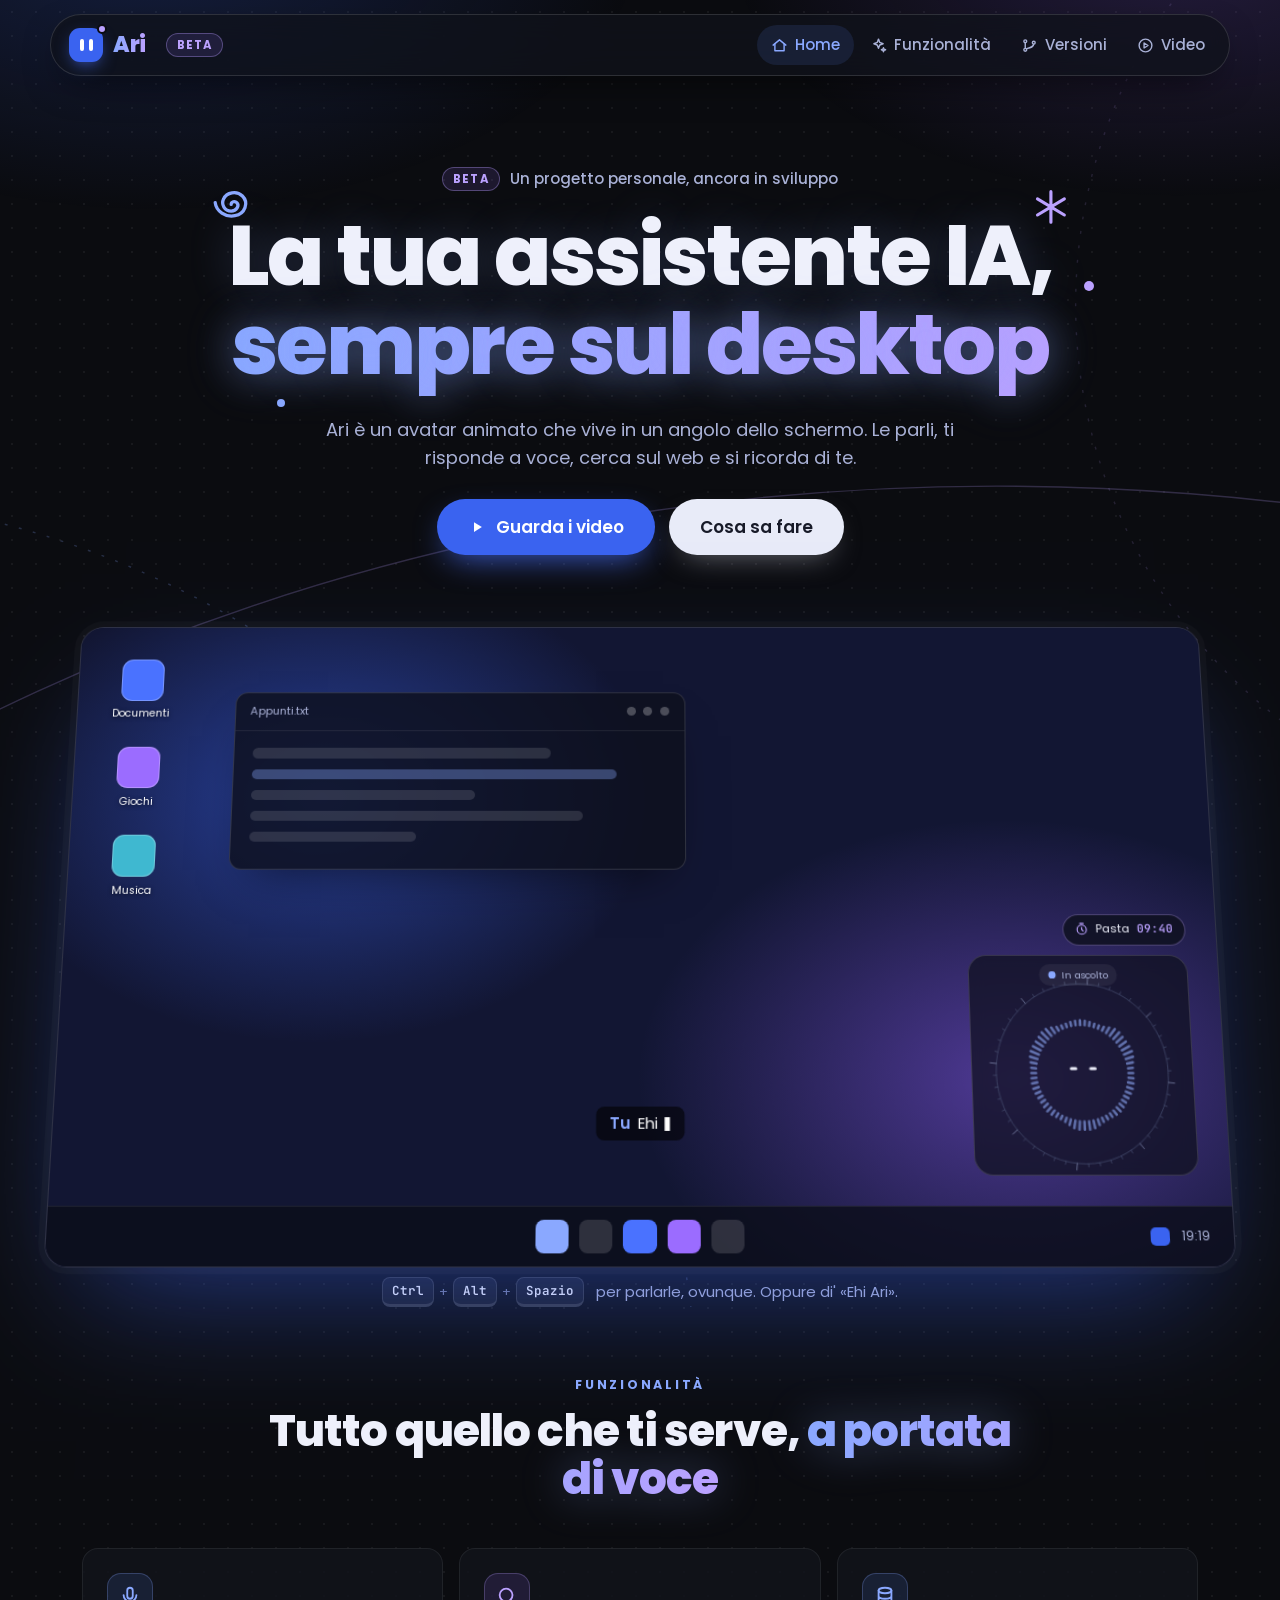
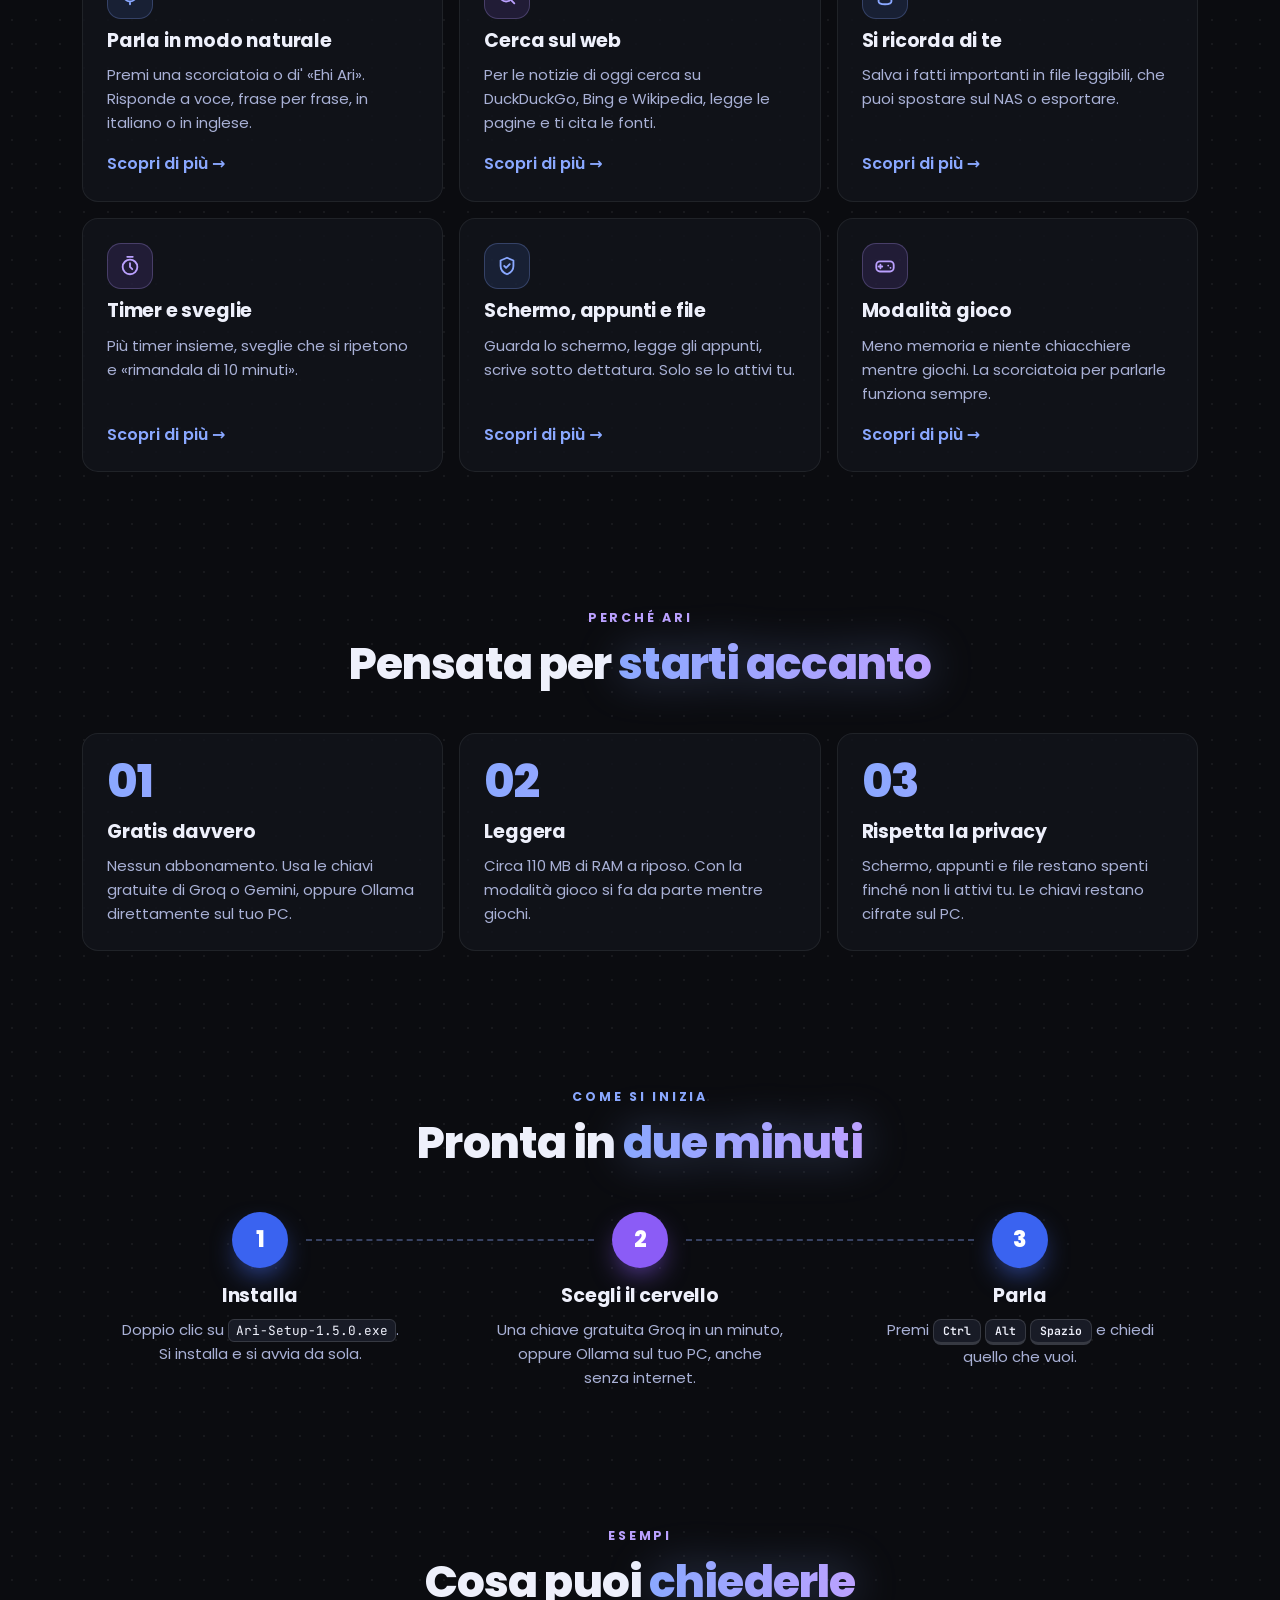
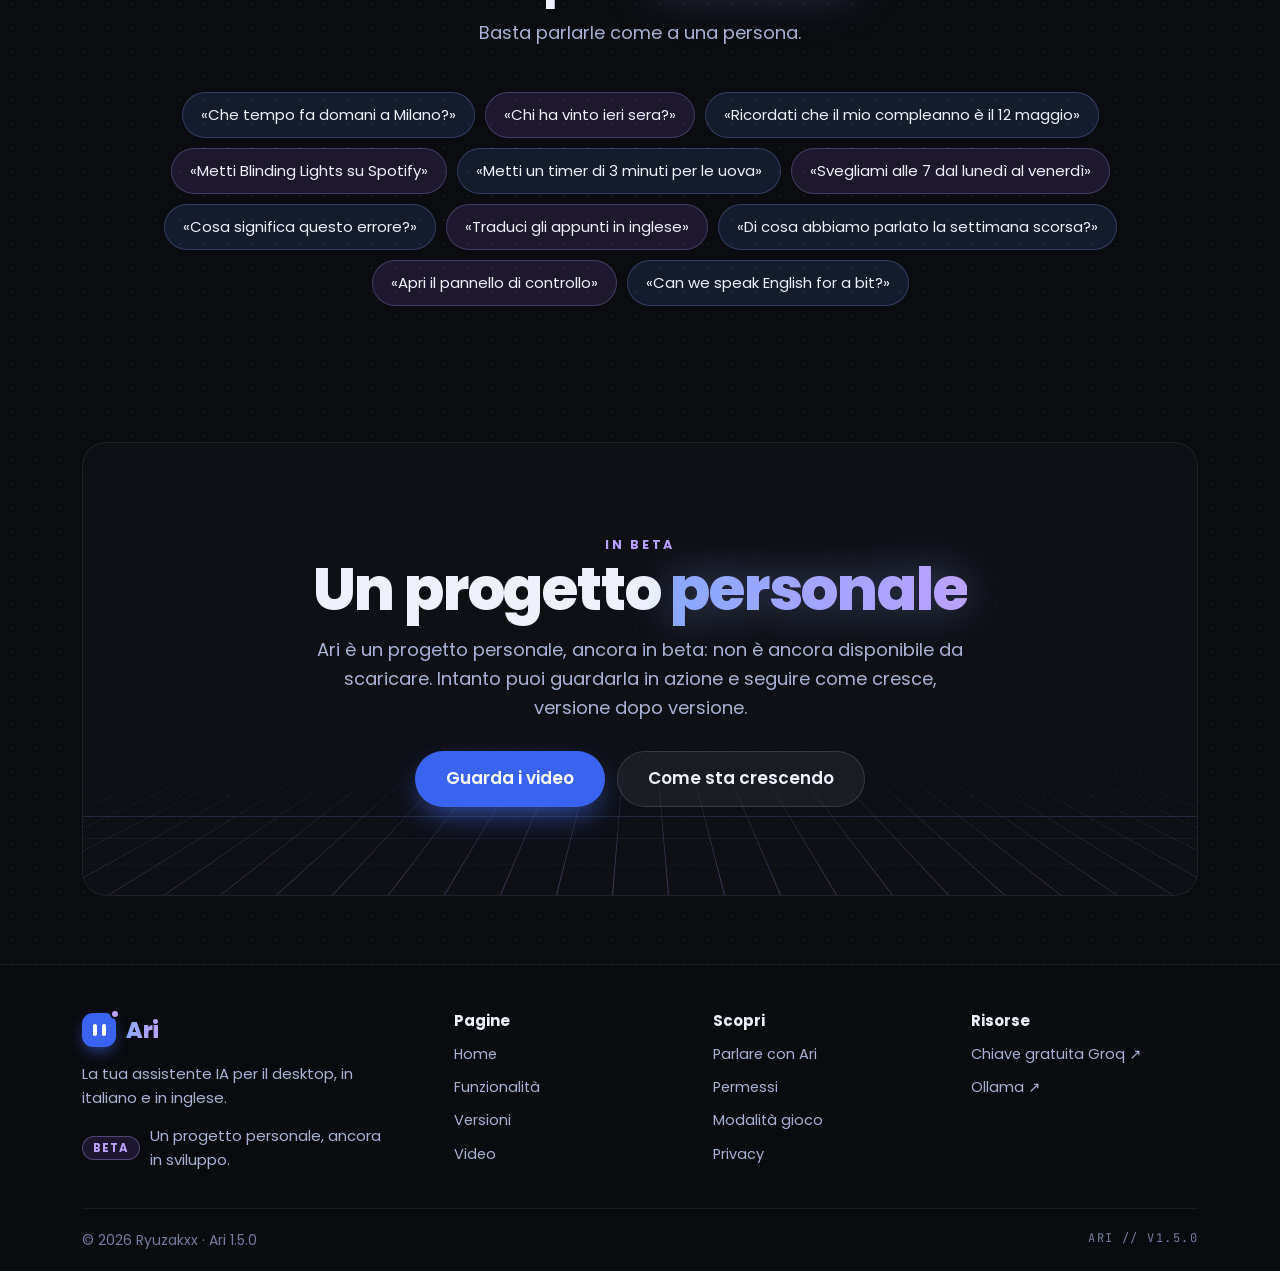
<file: index.html>
<!doctype html>
<html lang="it">
  <head>
    <meta charset="utf-8" />
    <meta name="viewport" content="width=device-width, initial-scale=1" />
    <title>Ari — la tua assistente IA per il desktop</title>
    <meta
      name="description"
      content="Ari è un'assistente IA gratuita per il desktop: un avatar animato che ti risponde a voce, cerca sul web e si ricorda di te."
    />
    <meta name="theme-color" content="#0b0c10" />
    <link rel="icon" href="favicon.svg" type="image/svg+xml" />
    <link rel="preconnect" href="https://fonts.googleapis.com" />
    <link rel="preconnect" href="https://fonts.gstatic.com" crossorigin />
    <link
      rel="stylesheet"
      href="https://fonts.googleapis.com/css2?family=Poppins:wght@400;500;600;700;800&family=JetBrains+Mono:wght@500;600&display=swap"
    />
    <link rel="stylesheet" href="assets/vendor/lenis/lenis.css" />
    <link rel="stylesheet" href="assets/css/style.css" />
    <link rel="stylesheet" href="assets/css/home.css" />
    <script defer src="assets/js/config.js"></script>
    <script defer src="assets/vendor/lenis/lenis.min.js"></script>
    <script defer src="assets/js/site.js"></script>
    <script defer src="assets/js/home.js"></script>
  </head>
  <body>
    <a class="skip-link" href="#main">Vai al contenuto</a>

    <!-- ============================ NAVIGAZIONE ============================ -->
    <header class="nav-wrap">
      <nav class="nav" aria-label="Principale">
        <a class="logo" href="index.html" aria-label="Ari, pagina iniziale">
          <span class="logo__mark" aria-hidden="true"><i></i><i></i></span>
          <span class="logo__text">Ari</span>
        </a>
        <span class="nav__beta" title="Progetto personale, ancora in beta">Beta</span>
        <div class="nav__links">
          <a href="index.html" aria-current="page"><svg viewBox="0 0 24 24" fill="none" stroke="currentColor" stroke-width="2" stroke-linecap="round" stroke-linejoin="round" aria-hidden="true"><path d="M3 11.5 12 4l9 7.5"/><path d="M5.5 10v9.5h13V10"/></svg>Home</a>
          <a href="funzionalita.html"><svg viewBox="0 0 24 24" fill="none" stroke="currentColor" stroke-width="2" stroke-linecap="round" stroke-linejoin="round" aria-hidden="true"><path d="M12 3l1.8 4.7 4.7 1.8-4.7 1.8L12 16l-1.8-4.7-4.7-1.8 4.7-1.8z"/><path d="M19 15l.8 2.2 2.2.8-2.2.8L19 21l-.8-2.2-2.2-.8 2.2-.8z"/></svg>Funzionalità</a>
          <a href="versioni.html"><svg viewBox="0 0 24 24" fill="none" stroke="currentColor" stroke-width="2" stroke-linecap="round" stroke-linejoin="round" aria-hidden="true"><circle cx="6" cy="6" r="2"/><circle cx="6" cy="18" r="2"/><circle cx="18" cy="8" r="2"/><path d="M6 8v8M18 10c0 4-4 5-10 6.5"/></svg>Versioni</a>
          <a href="video.html"><svg viewBox="0 0 24 24" fill="none" stroke="currentColor" stroke-width="2" stroke-linecap="round" stroke-linejoin="round" aria-hidden="true"><circle cx="12" cy="12" r="9"/><path d="m10 8.5 5.5 3.5-5.5 3.5z"/></svg>Video</a>
        </div>
        <button class="nav__menu" type="button" aria-expanded="false" aria-controls="mobile-menu" aria-label="Apri il menu">
          <svg viewBox="0 0 24 24" fill="none" stroke="currentColor" stroke-width="2" stroke-linecap="round" aria-hidden="true"><path d="M4 7h16M4 12h16M4 17h16"/></svg>
        </button>
      </nav>
      <div class="mobile-menu" id="mobile-menu" hidden>
        <a href="index.html" aria-current="page">Home</a>
        <a href="funzionalita.html">Funzionalità</a>
        <a href="versioni.html">Versioni</a>
        <a href="video.html">Video</a>
      </div>
    </header>

    <main id="main">
      <!-- =============================== HERO =============================== -->
      <section class="hero">
        <svg class="hero__orbits" viewBox="0 0 1440 900" preserveAspectRatio="xMidYMid slice" aria-hidden="true">
          <circle cx="120" cy="980" r="640" fill="none" stroke="rgba(138,168,255,.22)" stroke-dasharray="2 8" />
          <path d="M-40 700 C 380 330, 980 250, 1500 420" fill="none" stroke="rgba(187,161,255,.22)" />
          <circle cx="1380" cy="210" r="360" fill="none" stroke="rgba(187,161,255,.14)" stroke-dasharray="2 8" />
        </svg>

        <div class="container hero__inner">
          <p class="hero__kicker" data-reveal>
            <span class="nav__beta">Beta</span> Un progetto personale, ancora in sviluppo
          </p>

          <h1 class="hero__title" data-reveal style="--d: 1">
            <svg class="doodle doodle--spiral" viewBox="0 0 60 50" aria-hidden="true"><path d="M30 25c0-3 4-4 6-2 3 3 0 9-6 9-7 0-11-7-8-13 3-7 14-9 20-3 7 7 3 19-8 21-10 2-20-5-21-14" fill="none" stroke="#8aa8ff" stroke-width="3.5" stroke-linecap="round"/></svg>
            <svg class="doodle doodle--star" viewBox="0 0 40 40" aria-hidden="true"><path d="M20 3v34M5 11l30 18M35 11 5 29" stroke="#bba1ff" stroke-width="3.5" stroke-linecap="round"/></svg>
            <span class="doodle doodle--dot doodle--dot-a" aria-hidden="true"></span>
            <span class="doodle doodle--dot doodle--dot-b" aria-hidden="true"></span>
            La tua assistente IA,<br />
            <span class="grad">sempre sul desktop</span>
          </h1>

          <p class="lead hero__lead" data-reveal style="--d: 2">
            Ari è un avatar animato che vive in un angolo dello schermo. Le parli, ti risponde a voce, cerca sul web
            e si ricorda di te.
          </p>

          <div class="hero__actions" data-reveal style="--d: 3">
            <a class="btn btn--primary btn--lg" href="video.html">
              <svg viewBox="0 0 24 24" fill="currentColor" aria-hidden="true"><path d="M8 5.5v13l10.5-6.5z"/></svg>
              Guarda i video
            </a>
            <a class="btn btn--light btn--lg" href="funzionalita.html">Cosa sa fare</a>
          </div>
        </div>

        <!-- Schermo d'esempio: Ari nell'angolo, sottotitoli e barra delle applicazioni -->
        <div class="container">
          <div class="stage" data-stage data-reveal style="--d: 4">
            <div class="screen" data-screen role="img" aria-label="Anteprima: Ari nell'angolo dello schermo ascolta una domanda e risponde a voce, con i sottotitoli">
              <div class="screen__wall" aria-hidden="true"></div>

              <ul class="screen__icons" aria-hidden="true">
                <li><span class="ic ic--blue"></span>Documenti</li>
                <li><span class="ic ic--purple"></span>Giochi</li>
                <li><span class="ic ic--cyan"></span>Musica</li>
              </ul>

              <div class="screen__window" aria-hidden="true">
                <div class="win__bar"><span>Appunti.txt</span><span class="win__ctrl"><i></i><i></i><i></i></span></div>
                <div class="win__body">
                  <span style="width: 72%"></span>
                  <span style="width: 88%"></span>
                  <span style="width: 54%"></span>
                  <span style="width: 80%"></span>
                  <span style="width: 40%"></span>
                </div>
              </div>

              <div class="ari-widget" data-avatar-widget aria-hidden="true">
                <div class="ari-widget__timer">
                  <svg viewBox="0 0 24 24" fill="none" stroke="currentColor" stroke-width="2" stroke-linecap="round" aria-hidden="true"><circle cx="12" cy="13" r="8"/><path d="M12 9v4l2.5 2.5M9 2h6"/></svg>
                  Pasta <b data-timer>09:42</b>
                </div>
                <div class="ari-widget__panel">
                  <span class="ari-widget__state"><i></i><span data-avatar-state>In attesa</span></span>
                  <canvas class="ari-widget__canvas" data-avatar></canvas>
                </div>
              </div>

              <div class="subs" aria-hidden="true">
                <p class="subs__line is-empty" data-line="user"><b>Tu</b><span class="txt"></span></p>
                <p class="subs__line subs__line--ari is-empty" data-line="ari"><b>Ari</b><span class="txt"></span></p>
              </div>

              <div class="taskbar" aria-hidden="true">
                <span class="tb tb--start"></span>
                <span class="tb"></span>
                <span class="tb tb--blue"></span>
                <span class="tb tb--purple"></span>
                <span class="tb"></span>
                <span class="taskbar__tray"><span class="tray-ari"></span><span data-clock>12:00</span></span>
              </div>
            </div>
          </div>
          <p class="stage__hint" data-reveal>
            <span class="keys"><span class="kbd">Ctrl</span>+<span class="kbd">Alt</span>+<span class="kbd">Spazio</span></span>
            per parlarle, ovunque. Oppure di' «Ehi Ari».
          </p>
        </div>
      </section>

      <!-- ============================ COSA SA FARE ============================ -->
      <section class="section">
        <div class="container">
          <div class="section-head" data-reveal>
            <span class="kicker">Funzionalità</span>
            <h2>Tutto quello che ti serve, <span class="grad">a portata di voce</span></h2>
          </div>

          <div class="grid-3">
            <a class="card" href="funzionalita.html#voce" data-reveal>
              <span class="icon"><svg viewBox="0 0 24 24" fill="none" stroke="currentColor" stroke-width="2" stroke-linecap="round" stroke-linejoin="round" aria-hidden="true"><rect x="9" y="3" width="6" height="12" rx="3"/><path d="M5 11a7 7 0 0 0 14 0M12 18v3"/></svg></span>
              <h3>Parla in modo naturale</h3>
              <p>Premi una scorciatoia o di' «Ehi Ari». Risponde a voce, frase per frase, in italiano o in inglese.</p>
              <span class="link">Scopri di più →</span>
            </a>
            <a class="card" href="funzionalita.html#cervello" data-reveal style="--d: 1">
              <span class="icon icon--purple"><svg viewBox="0 0 24 24" fill="none" stroke="currentColor" stroke-width="2" stroke-linecap="round" aria-hidden="true"><circle cx="11" cy="11" r="7"/><path d="m20 20-3.5-3.5"/></svg></span>
              <h3>Cerca sul web</h3>
              <p>Per le notizie di oggi cerca su DuckDuckGo, Bing e Wikipedia, legge le pagine e ti cita le fonti.</p>
              <span class="link">Scopri di più →</span>
            </a>
            <a class="card" href="funzionalita.html#memoria" data-reveal style="--d: 2">
              <span class="icon"><svg viewBox="0 0 24 24" fill="none" stroke="currentColor" stroke-width="2" stroke-linecap="round" aria-hidden="true"><ellipse cx="12" cy="6" rx="7" ry="3"/><path d="M5 6v6c0 1.7 3.1 3 7 3s7-1.3 7-3V6M5 12v6c0 1.7 3.1 3 7 3s7-1.3 7-3v-6"/></svg></span>
              <h3>Si ricorda di te</h3>
              <p>Salva i fatti importanti in file leggibili, che puoi spostare sul NAS o esportare.</p>
              <span class="link">Scopri di più →</span>
            </a>
            <a class="card" href="funzionalita.html#timer" data-reveal>
              <span class="icon icon--purple"><svg viewBox="0 0 24 24" fill="none" stroke="currentColor" stroke-width="2" stroke-linecap="round" aria-hidden="true"><circle cx="12" cy="13" r="8"/><path d="M12 9v4l2.5 2.5M9 2h6"/></svg></span>
              <h3>Timer e sveglie</h3>
              <p>Più timer insieme, sveglie che si ripetono e «rimandala di 10 minuti».</p>
              <span class="link">Scopri di più →</span>
            </a>
            <a class="card" href="funzionalita.html#permessi" data-reveal style="--d: 1">
              <span class="icon"><svg viewBox="0 0 24 24" fill="none" stroke="currentColor" stroke-width="2" stroke-linecap="round" stroke-linejoin="round" aria-hidden="true"><path d="M12 3 5 6v6c0 4.5 3 7.5 7 9 4-1.5 7-4.5 7-9V6z"/><path d="m9 12 2 2 4-4"/></svg></span>
              <h3>Schermo, appunti e file</h3>
              <p>Guarda lo schermo, legge gli appunti, scrive sotto dettatura. Solo se lo attivi tu.</p>
              <span class="link">Scopri di più →</span>
            </a>
            <a class="card" href="funzionalita.html#gioco" data-reveal style="--d: 2">
              <span class="icon icon--purple"><svg viewBox="0 0 24 24" fill="none" stroke="currentColor" stroke-width="2" stroke-linecap="round" aria-hidden="true"><rect x="2.5" y="7" width="19" height="11" rx="4"/><path d="M7 10.5v4M5 12.5h4M15.5 11.5h.01M18 14h.01"/></svg></span>
              <h3>Modalità gioco</h3>
              <p>Meno memoria e niente chiacchiere mentre giochi. La scorciatoia per parlarle funziona sempre.</p>
              <span class="link">Scopri di più →</span>
            </a>
          </div>
        </div>
      </section>

      <!-- ============================= PERCHÉ ARI ============================= -->
      <section class="section">
        <div class="container">
          <div class="section-head" data-reveal>
            <span class="kicker kicker--purple">Perché Ari</span>
            <h2>Pensata per <span class="grad">starti accanto</span></h2>
          </div>

          <div class="grid-3">
            <div class="card why" data-reveal>
              <span class="why__num">01</span>
              <h3>Gratis davvero</h3>
              <p>Nessun abbonamento. Usa le chiavi gratuite di Groq o Gemini, oppure Ollama direttamente sul tuo PC.</p>
            </div>
            <div class="card why" data-reveal style="--d: 1">
              <span class="why__num">02</span>
              <h3>Leggera</h3>
              <p>Circa 110 MB di RAM a riposo. Con la modalità gioco si fa da parte mentre giochi.</p>
            </div>
            <div class="card why" data-reveal style="--d: 2">
              <span class="why__num">03</span>
              <h3>Rispetta la privacy</h3>
              <p>Schermo, appunti e file restano spenti finché non li attivi tu. Le chiavi restano cifrate sul PC.</p>
            </div>
          </div>
        </div>
      </section>

      <!-- =========================== COME SI INIZIA =========================== -->
      <section class="section">
        <div class="container">
          <div class="section-head" data-reveal>
            <span class="kicker">Come si inizia</span>
            <h2>Pronta in <span class="grad">due minuti</span></h2>
          </div>

          <ol class="steps">
            <li data-reveal>
              <span class="steps__num">1</span>
              <h3>Installa</h3>
              <p>Doppio clic su <code>Ari-Setup-1.5.0.exe</code>. Si installa e si avvia da sola.</p>
            </li>
            <li data-reveal style="--d: 1">
              <span class="steps__num steps__num--purple">2</span>
              <h3>Scegli il cervello</h3>
              <p>Una chiave gratuita Groq in un minuto, oppure Ollama sul tuo PC, anche senza internet.</p>
            </li>
            <li data-reveal style="--d: 2">
              <span class="steps__num">3</span>
              <h3>Parla</h3>
              <p>Premi <span class="kbd">Ctrl</span> <span class="kbd">Alt</span> <span class="kbd">Spazio</span> e chiedi quello che vuoi.</p>
            </li>
          </ol>
        </div>
      </section>

      <!-- ============================== ESEMPI =============================== -->
      <section class="section">
        <div class="container">
          <div class="section-head" data-reveal>
            <span class="kicker kicker--purple">Esempi</span>
            <h2>Cosa puoi <span class="grad">chiederle</span></h2>
            <p class="lead">Basta parlarle come a una persona.</p>
          </div>
          <ul class="ask" data-reveal>
            <li>«Che tempo fa domani a Milano?»</li>
            <li>«Chi ha vinto ieri sera?»</li>
            <li>«Ricordati che il mio compleanno è il 12 maggio»</li>
            <li>«Metti Blinding Lights su Spotify»</li>
            <li>«Metti un timer di 3 minuti per le uova»</li>
            <li>«Svegliami alle 7 dal lunedì al venerdì»</li>
            <li>«Cosa significa questo errore?»</li>
            <li>«Traduci gli appunti in inglese»</li>
            <li>«Di cosa abbiamo parlato la settimana scorsa?»</li>
            <li>«Apri il pannello di controllo»</li>
            <li>«Can we speak English for a bit?»</li>
          </ul>
        </div>
      </section>

      <!-- ================================ CTA ================================= -->
      <section class="section">
        <div class="container">
          <div class="cta" data-reveal>
            <span class="kicker kicker--purple">In beta</span>
            <h2>Un progetto <span class="grad">personale</span></h2>
            <p class="lead">
              Ari è un progetto personale, ancora in beta: non è ancora disponibile da scaricare. Intanto puoi
              guardarla in azione e seguire come cresce, versione dopo versione.
            </p>
            <div class="cta__actions">
              <a class="btn btn--primary btn--lg" href="video.html">Guarda i video</a>
              <a class="btn btn--lg" href="versioni.html">Come sta crescendo</a>
            </div>
          </div>
        </div>
      </section>
    </main>

    <!-- ============================ PIÈ DI PAGINA ============================ -->
    <footer class="footer">
      <div class="container">
        <div class="footer__main">
          <div class="footer__about">
            <a class="logo" href="index.html" aria-label="Ari, pagina iniziale">
              <span class="logo__mark" aria-hidden="true"><i></i><i></i></span>
              <span class="logo__text">Ari</span>
            </a>
            <p>La tua assistente IA per il desktop, in italiano e in inglese.</p>
            <p class="footer__beta"><span class="nav__beta">Beta</span> Un progetto personale, ancora in sviluppo.</p>
          </div>
          <nav class="footer__col" aria-label="Pagine">
            <h2>Pagine</h2>
            <a href="index.html">Home</a>
            <a href="funzionalita.html">Funzionalità</a>
            <a href="versioni.html">Versioni</a>
            <a href="video.html">Video</a>
          </nav>
          <div class="footer__col">
            <h2>Scopri</h2>
            <a href="funzionalita.html#voce">Parlare con Ari</a>
            <a href="funzionalita.html#permessi">Permessi</a>
            <a href="funzionalita.html#gioco">Modalità gioco</a>
            <a href="funzionalita.html#privacy">Privacy</a>
          </div>
          <div class="footer__col">
            <h2>Risorse</h2>
            <a href="https://console.groq.com/keys" target="_blank" rel="noopener">Chiave gratuita Groq ↗</a>
            <a href="https://ollama.com" target="_blank" rel="noopener">Ollama ↗</a>
          </div>
        </div>
        <div class="footer__bottom">
          <span>© <span data-year>2026</span> Ryuzakxx · Ari <span data-version>1.5.0</span></span>
          <span class="mono">ARI // V<span data-version>1.5.0</span></span>
        </div>
      </div>
    </footer>

    <button class="to-top" type="button" aria-label="Torna su" data-to-top>
      <svg class="to-top__ring" viewBox="0 0 54 54" aria-hidden="true"><circle class="track" cx="27" cy="27" r="25" /><circle class="bar" cx="27" cy="27" r="25" pathLength="100" /></svg>
      <svg class="to-top__arrow" viewBox="0 0 24 24" fill="none" stroke="currentColor" stroke-width="2.4" stroke-linecap="round" stroke-linejoin="round" aria-hidden="true"><path d="M12 19V5m0 0-6 6m6-6 6 6"/></svg>
    </button>
  </body>
</html>
</file>
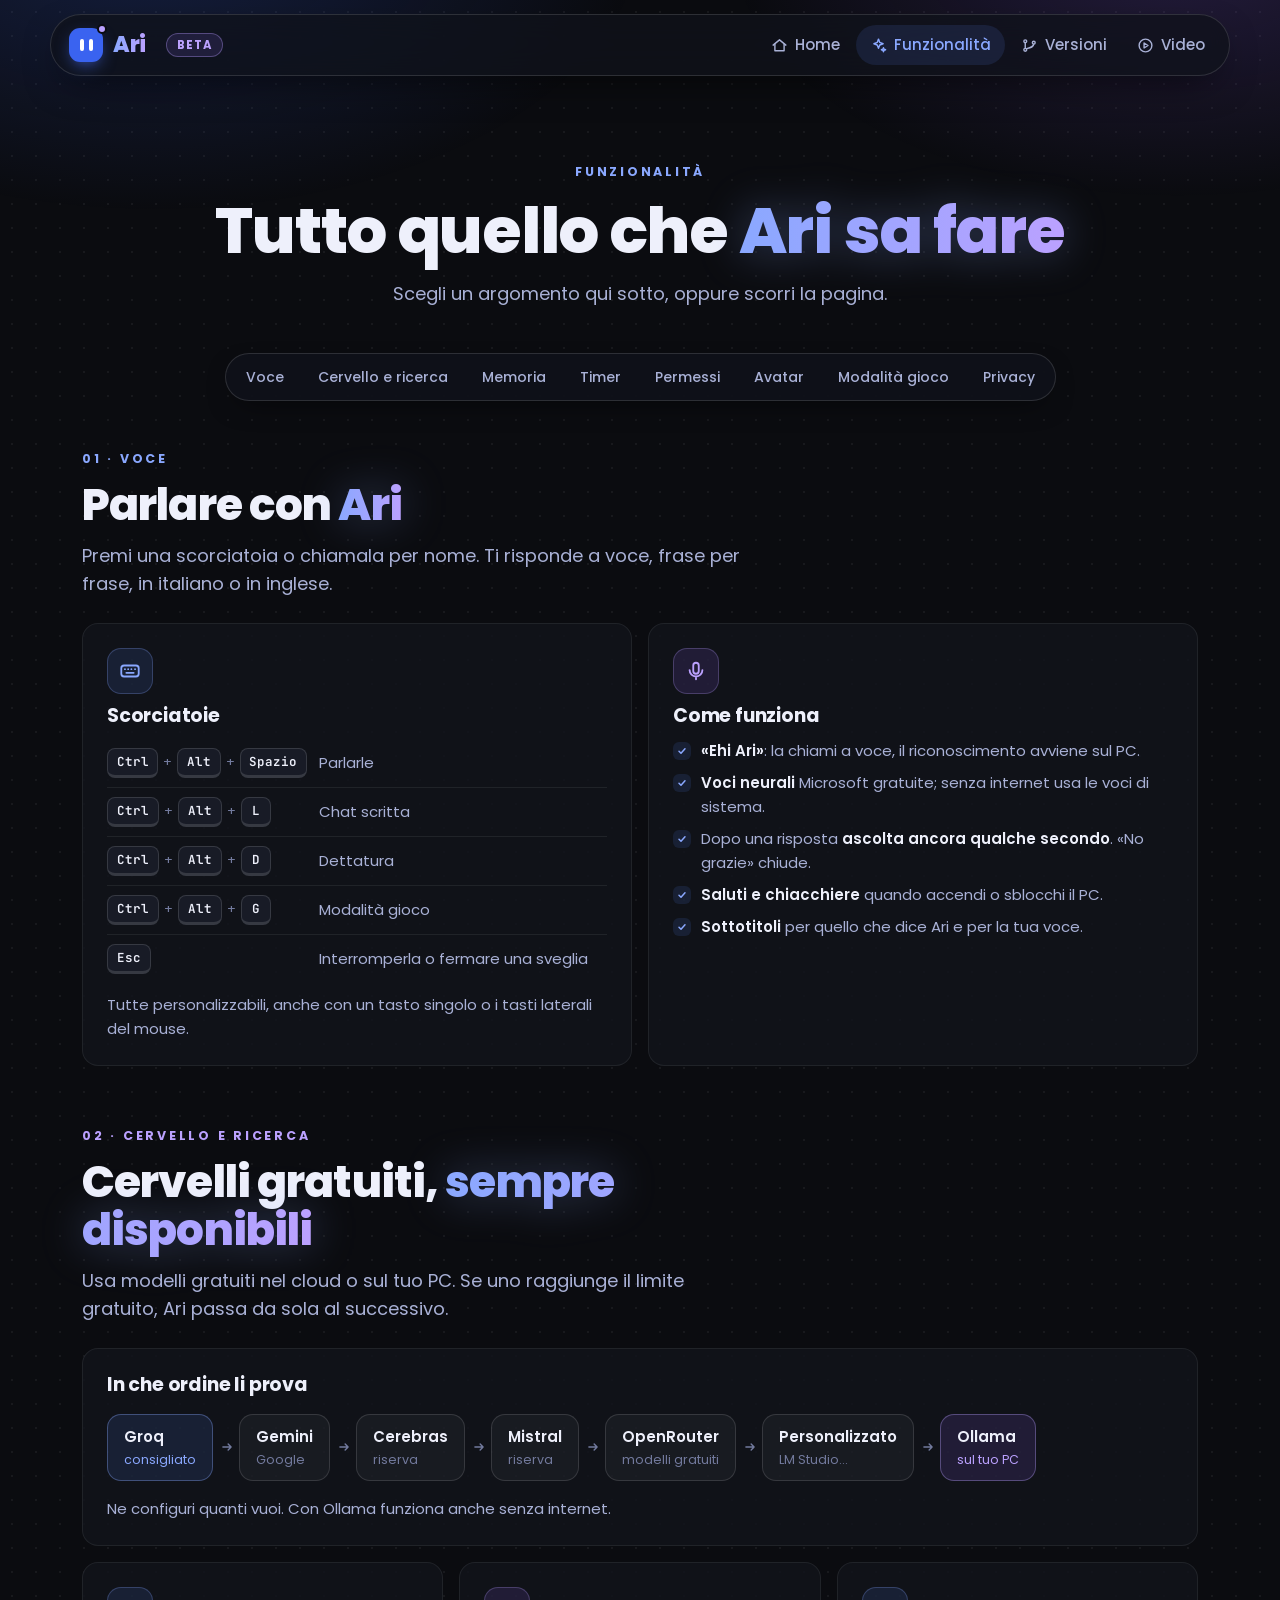
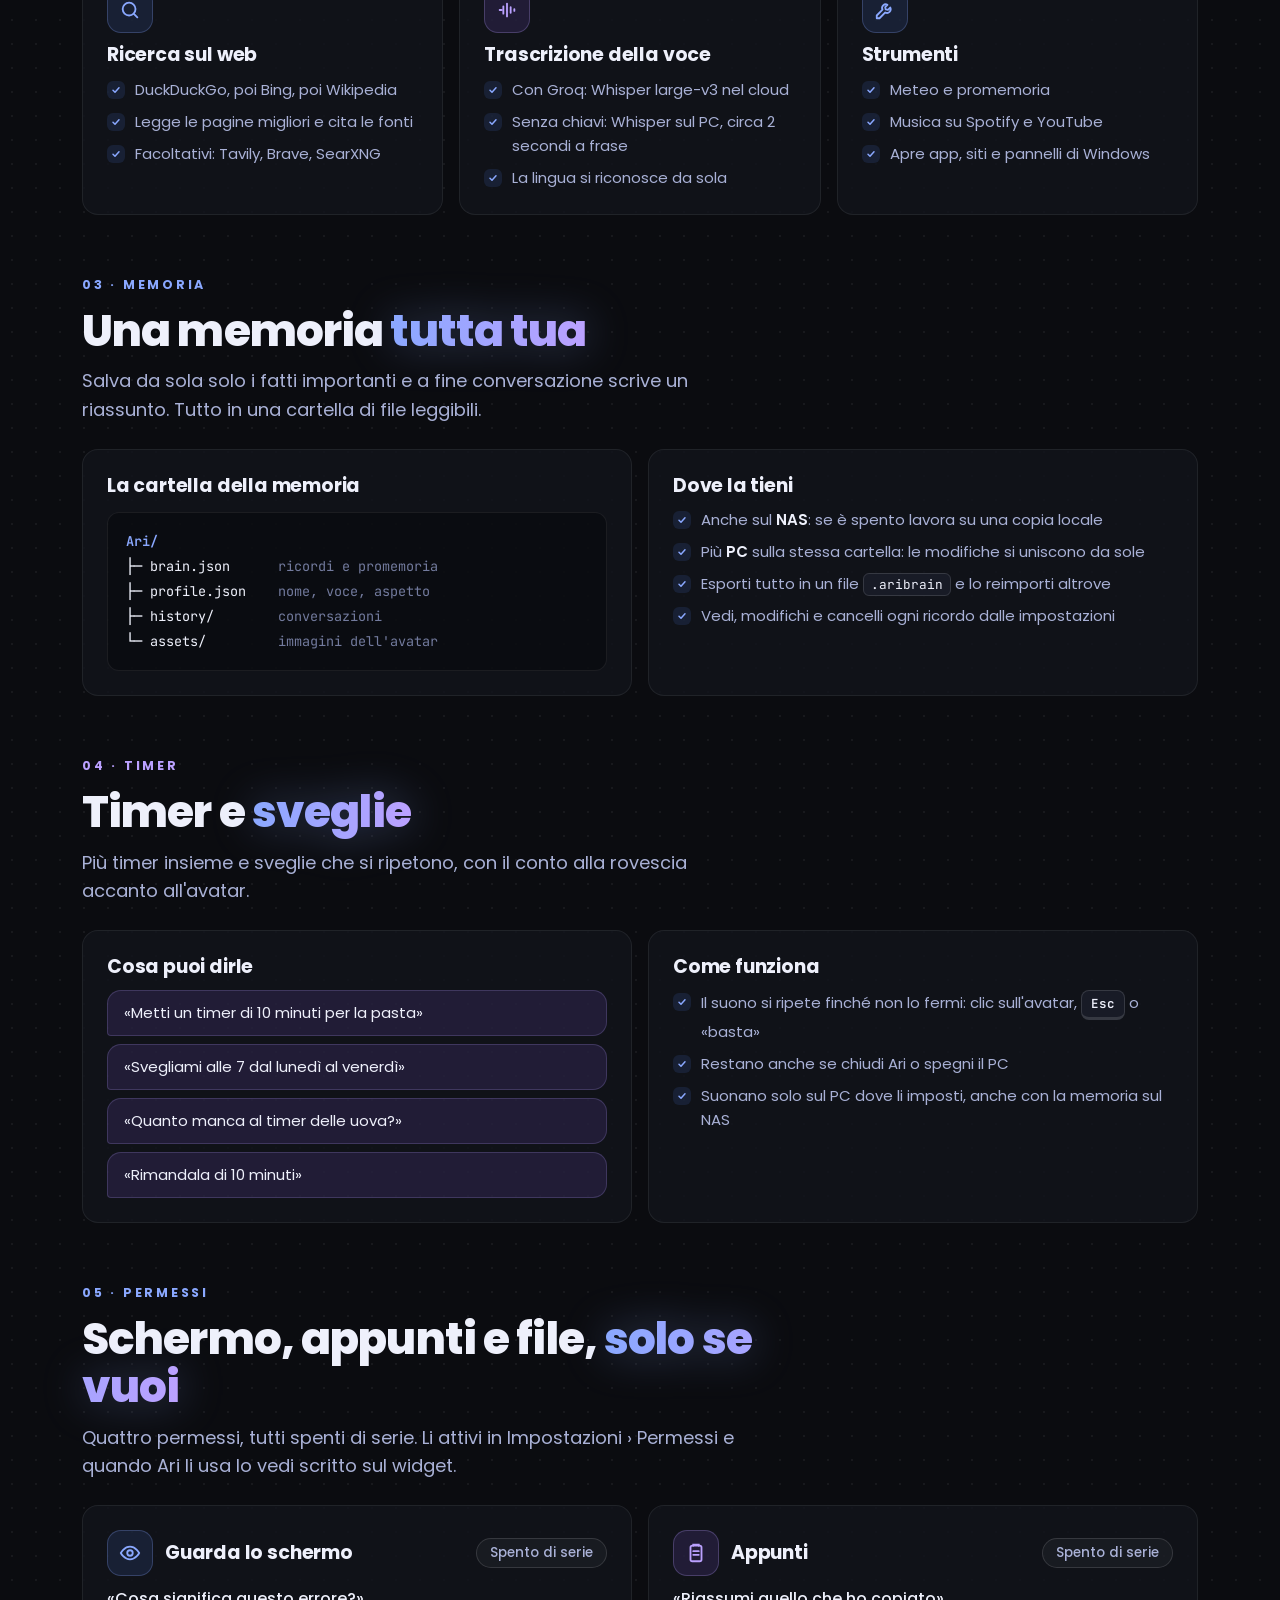
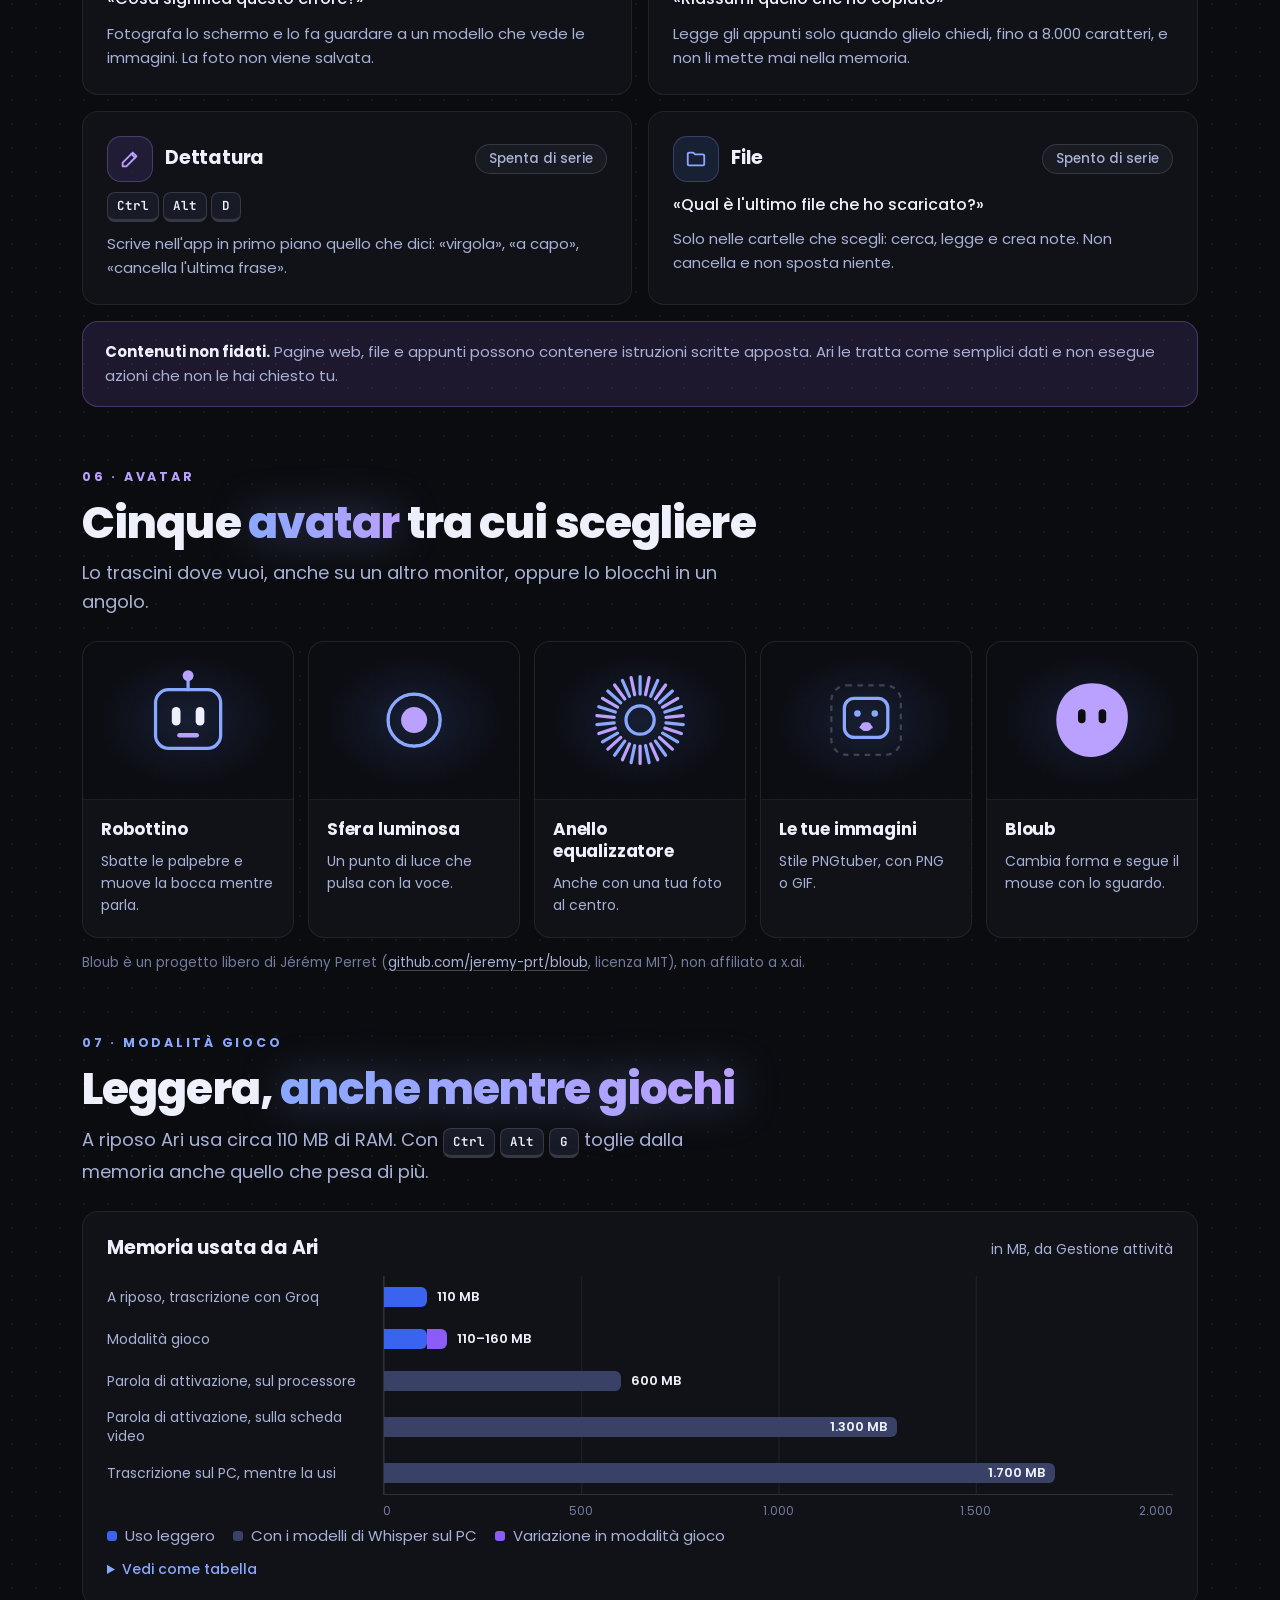
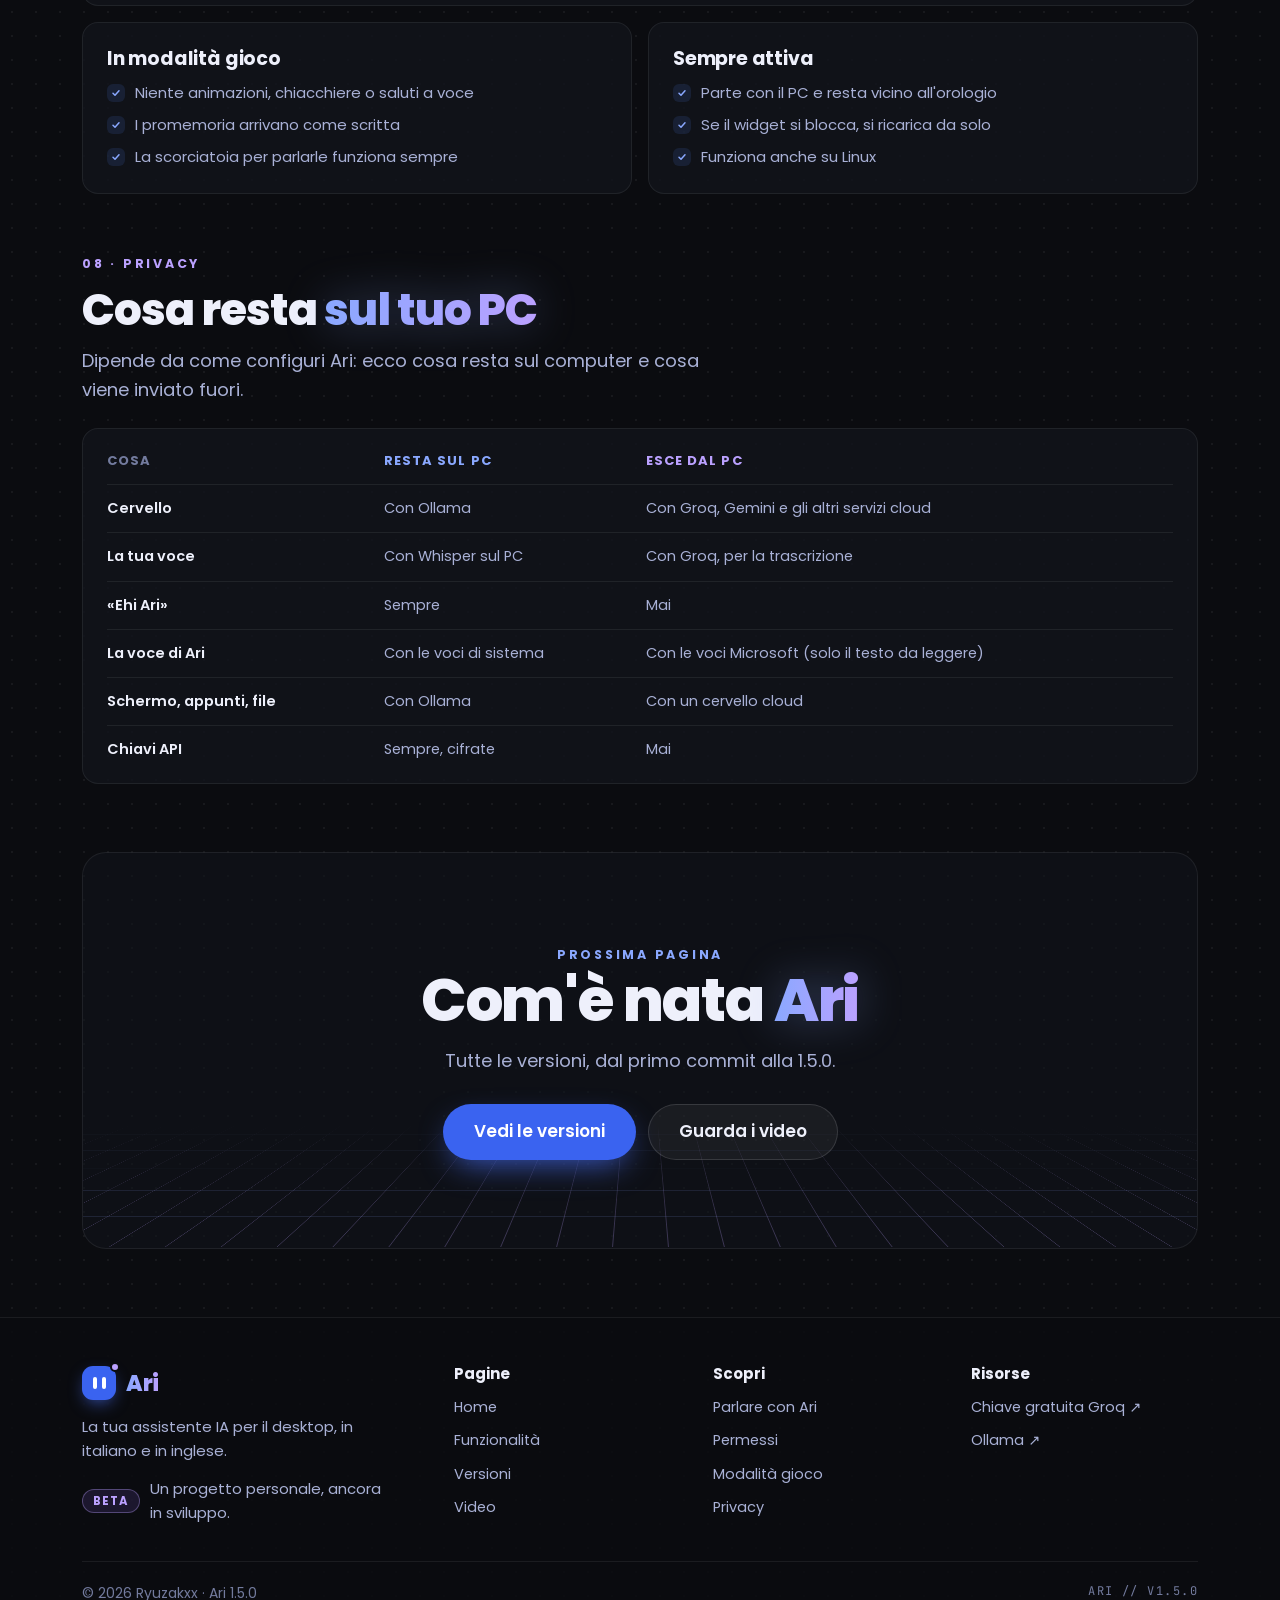
<file: funzionalita.html>
<!doctype html>
<html lang="it">
  <head>
    <meta charset="utf-8" />
    <meta name="viewport" content="width=device-width, initial-scale=1" />
    <title>Funzionalità — Ari</title>
    <meta
      name="description"
      content="Voce, cervelli gratuiti, ricerca web, memoria su NAS, timer, permessi, avatar e modalità gioco: tutto quello che Ari sa fare."
    />
    <meta name="theme-color" content="#0b0c10" />
    <link rel="icon" href="favicon.svg" type="image/svg+xml" />
    <link rel="preconnect" href="https://fonts.googleapis.com" />
    <link rel="preconnect" href="https://fonts.gstatic.com" crossorigin />
    <link
      rel="stylesheet"
      href="https://fonts.googleapis.com/css2?family=Poppins:wght@400;500;600;700;800&family=JetBrains+Mono:wght@500;600&display=swap"
    />
    <link rel="stylesheet" href="assets/vendor/lenis/lenis.css" />
    <link rel="stylesheet" href="assets/css/style.css" />
    <link rel="stylesheet" href="assets/css/features.css" />
    <script defer src="assets/js/config.js"></script>
    <script defer src="assets/vendor/lenis/lenis.min.js"></script>
    <script defer src="assets/js/site.js"></script>
    <script defer src="assets/js/features.js"></script>
  </head>
  <body>
    <a class="skip-link" href="#main">Vai al contenuto</a>

    <!-- ============================ NAVIGAZIONE ============================ -->
    <header class="nav-wrap">
      <nav class="nav" aria-label="Principale">
        <a class="logo" href="index.html" aria-label="Ari, pagina iniziale">
          <span class="logo__mark" aria-hidden="true"><i></i><i></i></span>
          <span class="logo__text">Ari</span>
        </a>
        <span class="nav__beta" title="Progetto personale, ancora in beta">Beta</span>
        <div class="nav__links">
          <a href="index.html"><svg viewBox="0 0 24 24" fill="none" stroke="currentColor" stroke-width="2" stroke-linecap="round" stroke-linejoin="round" aria-hidden="true"><path d="M3 11.5 12 4l9 7.5"/><path d="M5.5 10v9.5h13V10"/></svg>Home</a>
          <a href="funzionalita.html" aria-current="page"><svg viewBox="0 0 24 24" fill="none" stroke="currentColor" stroke-width="2" stroke-linecap="round" stroke-linejoin="round" aria-hidden="true"><path d="M12 3l1.8 4.7 4.7 1.8-4.7 1.8L12 16l-1.8-4.7-4.7-1.8 4.7-1.8z"/><path d="M19 15l.8 2.2 2.2.8-2.2.8L19 21l-.8-2.2-2.2-.8 2.2-.8z"/></svg>Funzionalità</a>
          <a href="versioni.html"><svg viewBox="0 0 24 24" fill="none" stroke="currentColor" stroke-width="2" stroke-linecap="round" stroke-linejoin="round" aria-hidden="true"><circle cx="6" cy="6" r="2"/><circle cx="6" cy="18" r="2"/><circle cx="18" cy="8" r="2"/><path d="M6 8v8M18 10c0 4-4 5-10 6.5"/></svg>Versioni</a>
          <a href="video.html"><svg viewBox="0 0 24 24" fill="none" stroke="currentColor" stroke-width="2" stroke-linecap="round" stroke-linejoin="round" aria-hidden="true"><circle cx="12" cy="12" r="9"/><path d="m10 8.5 5.5 3.5-5.5 3.5z"/></svg>Video</a>
        </div>
        <button class="nav__menu" type="button" aria-expanded="false" aria-controls="mobile-menu" aria-label="Apri il menu">
          <svg viewBox="0 0 24 24" fill="none" stroke="currentColor" stroke-width="2" stroke-linecap="round" aria-hidden="true"><path d="M4 7h16M4 12h16M4 17h16"/></svg>
        </button>
      </nav>
      <div class="mobile-menu" id="mobile-menu" hidden>
        <a href="index.html">Home</a>
        <a href="funzionalita.html" aria-current="page">Funzionalità</a>
        <a href="versioni.html">Versioni</a>
        <a href="video.html">Video</a>
      </div>
    </header>

    <main id="main">
      <section class="page-hero">
        <div class="container page-hero__inner">
          <span class="kicker" data-reveal>Funzionalità</span>
          <h1 data-reveal style="--d: 1">Tutto quello che <span class="grad">Ari sa fare</span></h1>
          <p class="lead" data-reveal style="--d: 2">Scegli un argomento qui sotto, oppure scorri la pagina.</p>
        </div>
      </section>

      <nav class="chipbar" aria-label="Argomenti" data-sticky>
        <div class="chipbar__inner" data-feat-nav>
          <a href="#voce">Voce</a>
          <a href="#cervello">Cervello e ricerca</a>
          <a href="#memoria">Memoria</a>
          <a href="#timer">Timer</a>
          <a href="#permessi">Permessi</a>
          <a href="#avatar">Avatar</a>
          <a href="#gioco">Modalità gioco</a>
          <a href="#privacy">Privacy</a>
        </div>
      </nav>

      <div class="container">
        <!-- Voce ============================================================ -->
        <section class="feat" id="voce">
          <div class="section-head section-head--left" data-reveal>
            <span class="kicker">01 · Voce</span>
            <h2>Parlare con <span class="grad">Ari</span></h2>
            <p class="lead">Premi una scorciatoia o chiamala per nome. Ti risponde a voce, frase per frase, in italiano o in inglese.</p>
          </div>

          <div class="grid-2">
            <div class="card" data-reveal>
              <span class="icon"><svg viewBox="0 0 24 24" fill="none" stroke="currentColor" stroke-width="2" stroke-linecap="round" stroke-linejoin="round" aria-hidden="true"><rect x="2.5" y="6" width="19" height="12" rx="3"/><path d="M6.5 10h.01M10 10h.01M13.5 10h.01M17.5 10h.01M8 14h8"/></svg></span>
              <h3>Scorciatoie</h3>
              <ul class="shortcuts">
                <li><span class="keys"><span class="kbd">Ctrl</span>+<span class="kbd">Alt</span>+<span class="kbd">Spazio</span></span><span>Parlarle</span></li>
                <li><span class="keys"><span class="kbd">Ctrl</span>+<span class="kbd">Alt</span>+<span class="kbd">L</span></span><span>Chat scritta</span></li>
                <li><span class="keys"><span class="kbd">Ctrl</span>+<span class="kbd">Alt</span>+<span class="kbd">D</span></span><span>Dettatura</span></li>
                <li><span class="keys"><span class="kbd">Ctrl</span>+<span class="kbd">Alt</span>+<span class="kbd">G</span></span><span>Modalità gioco</span></li>
                <li><span class="keys"><span class="kbd">Esc</span></span><span>Interromperla o fermare una sveglia</span></li>
              </ul>
              <p class="small">Tutte personalizzabili, anche con un tasto singolo o i tasti laterali del mouse.</p>
            </div>

            <div class="card" data-reveal style="--d: 1">
              <span class="icon icon--purple"><svg viewBox="0 0 24 24" fill="none" stroke="currentColor" stroke-width="2" stroke-linecap="round" stroke-linejoin="round" aria-hidden="true"><rect x="9" y="3" width="6" height="12" rx="3"/><path d="M5 11a7 7 0 0 0 14 0M12 18v3"/></svg></span>
              <h3>Come funziona</h3>
              <ul class="checks">
                <li><b>«Ehi Ari»</b>: la chiami a voce, il riconoscimento avviene sul PC.</li>
                <li><b>Voci neurali</b> Microsoft gratuite; senza internet usa le voci di sistema.</li>
                <li>Dopo una risposta <b>ascolta ancora qualche secondo</b>. «No grazie» chiude.</li>
                <li><b>Saluti e chiacchiere</b> quando accendi o sblocchi il PC.</li>
                <li><b>Sottotitoli</b> per quello che dice Ari e per la tua voce.</li>
              </ul>
            </div>
          </div>
        </section>

        <!-- Cervello ======================================================== -->
        <section class="feat" id="cervello">
          <div class="section-head section-head--left" data-reveal>
            <span class="kicker kicker--purple">02 · Cervello e ricerca</span>
            <h2>Cervelli gratuiti, <span class="grad">sempre disponibili</span></h2>
            <p class="lead">Usa modelli gratuiti nel cloud o sul tuo PC. Se uno raggiunge il limite gratuito, Ari passa da sola al successivo.</p>
          </div>

          <div class="card chain-card" data-reveal>
            <h3>In che ordine li prova</h3>
            <ol class="chain">
              <li class="is-first"><b>Groq</b><span>consigliato</span></li>
              <li><b>Gemini</b><span>Google</span></li>
              <li><b>Cerebras</b><span>riserva</span></li>
              <li><b>Mistral</b><span>riserva</span></li>
              <li><b>OpenRouter</b><span>modelli gratuiti</span></li>
              <li><b>Personalizzato</b><span>LM Studio…</span></li>
              <li class="is-last"><b>Ollama</b><span>sul tuo PC</span></li>
            </ol>
            <p>Ne configuri quanti vuoi. Con Ollama funziona anche senza internet.</p>
          </div>

          <div class="grid-3 feat__row">
            <div class="card" data-reveal>
              <span class="icon"><svg viewBox="0 0 24 24" fill="none" stroke="currentColor" stroke-width="2" stroke-linecap="round" aria-hidden="true"><circle cx="11" cy="11" r="7"/><path d="m20 20-3.5-3.5"/></svg></span>
              <h3>Ricerca sul web</h3>
              <ul class="checks">
                <li>DuckDuckGo, poi Bing, poi Wikipedia</li>
                <li>Legge le pagine migliori e cita le fonti</li>
                <li>Facoltativi: Tavily, Brave, SearXNG</li>
              </ul>
            </div>
            <div class="card" data-reveal style="--d: 1">
              <span class="icon icon--purple"><svg viewBox="0 0 24 24" fill="none" stroke="currentColor" stroke-width="2" stroke-linecap="round" aria-hidden="true"><path d="M4 12h2M8 8v8M12 5v14M16 9v6M20 11v2"/></svg></span>
              <h3>Trascrizione della voce</h3>
              <ul class="checks">
                <li>Con Groq: Whisper large-v3 nel cloud</li>
                <li>Senza chiavi: Whisper sul PC, circa 2 secondi a frase</li>
                <li>La lingua si riconosce da sola</li>
              </ul>
            </div>
            <div class="card" data-reveal style="--d: 2">
              <span class="icon"><svg viewBox="0 0 24 24" fill="none" stroke="currentColor" stroke-width="2" stroke-linecap="round" stroke-linejoin="round" aria-hidden="true"><path d="M14.7 6.3a4 4 0 0 0-5.4 5.4L3 18v3h3l6.3-6.3a4 4 0 0 0 5.4-5.4l-2.5 2.5-2.5-.5-.5-2.5z"/></svg></span>
              <h3>Strumenti</h3>
              <ul class="checks">
                <li>Meteo e promemoria</li>
                <li>Musica su Spotify e YouTube</li>
                <li>Apre app, siti e pannelli di Windows</li>
              </ul>
            </div>
          </div>
        </section>

        <!-- Memoria ========================================================= -->
        <section class="feat" id="memoria">
          <div class="section-head section-head--left" data-reveal>
            <span class="kicker">03 · Memoria</span>
            <h2>Una memoria <span class="grad">tutta tua</span></h2>
            <p class="lead">Salva da sola solo i fatti importanti e a fine conversazione scrive un riassunto. Tutto in una cartella di file leggibili.</p>
          </div>

          <div class="grid-2">
            <div class="card" data-reveal>
              <h3>La cartella della memoria</h3>
<pre class="tree"><span class="t-dir">Ari/</span>
├─ brain.json      <span class="t-note">ricordi e promemoria</span>
├─ profile.json    <span class="t-note">nome, voce, aspetto</span>
├─ history/        <span class="t-note">conversazioni</span>
└─ assets/         <span class="t-note">immagini dell'avatar</span></pre>
            </div>
            <div class="card" data-reveal style="--d: 1">
              <h3>Dove la tieni</h3>
              <ul class="checks">
                <li>Anche sul <b>NAS</b>: se è spento lavora su una copia locale</li>
                <li>Più <b>PC</b> sulla stessa cartella: le modifiche si uniscono da sole</li>
                <li>Esporti tutto in un file <code>.aribrain</code> e lo reimporti altrove</li>
                <li>Vedi, modifichi e cancelli ogni ricordo dalle impostazioni</li>
              </ul>
            </div>
          </div>
        </section>

        <!-- Timer =========================================================== -->
        <section class="feat" id="timer">
          <div class="section-head section-head--left" data-reveal>
            <span class="kicker kicker--purple">04 · Timer</span>
            <h2>Timer e <span class="grad">sveglie</span></h2>
            <p class="lead">Più timer insieme e sveglie che si ripetono, con il conto alla rovescia accanto all'avatar.</p>
          </div>

          <div class="grid-2">
            <div class="card" data-reveal>
              <h3>Cosa puoi dirle</h3>
              <ul class="quotes">
                <li>«Metti un timer di 10 minuti per la pasta»</li>
                <li>«Svegliami alle 7 dal lunedì al venerdì»</li>
                <li>«Quanto manca al timer delle uova?»</li>
                <li>«Rimandala di 10 minuti»</li>
              </ul>
            </div>
            <div class="card" data-reveal style="--d: 1">
              <h3>Come funziona</h3>
              <ul class="checks">
                <li>Il suono si ripete finché non lo fermi: clic sull'avatar, <span class="kbd">Esc</span> o «basta»</li>
                <li>Restano anche se chiudi Ari o spegni il PC</li>
                <li>Suonano solo sul PC dove li imposti, anche con la memoria sul NAS</li>
              </ul>
            </div>
          </div>
        </section>

        <!-- Permessi ======================================================== -->
        <section class="feat" id="permessi">
          <div class="section-head section-head--left" data-reveal>
            <span class="kicker">05 · Permessi</span>
            <h2>Schermo, appunti e file, <span class="grad">solo se vuoi</span></h2>
            <p class="lead">Quattro permessi, tutti spenti di serie. Li attivi in Impostazioni › Permessi e quando Ari li usa lo vedi scritto sul widget.</p>
          </div>

          <div class="grid-2">
            <article class="card perm" data-reveal>
              <header><span class="icon"><svg viewBox="0 0 24 24" fill="none" stroke="currentColor" stroke-width="2" stroke-linecap="round" aria-hidden="true"><path d="M2 12s3.5-7 10-7 10 7 10 7-3.5 7-10 7S2 12 2 12z"/><circle cx="12" cy="12" r="3"/></svg></span><h3>Guarda lo schermo</h3><span class="pill">Spento di serie</span></header>
              <p class="perm__ask">«Cosa significa questo errore?»</p>
              <p>Fotografa lo schermo e lo fa guardare a un modello che vede le immagini. La foto non viene salvata.</p>
            </article>
            <article class="card perm" data-reveal style="--d: 1">
              <header><span class="icon icon--purple"><svg viewBox="0 0 24 24" fill="none" stroke="currentColor" stroke-width="2" stroke-linecap="round" aria-hidden="true"><rect x="6" y="4" width="12" height="17" rx="2"/><path d="M9 4V3h6v1M9 10h6M9 14h6"/></svg></span><h3>Appunti</h3><span class="pill">Spento di serie</span></header>
              <p class="perm__ask">«Riassumi quello che ho copiato»</p>
              <p>Legge gli appunti solo quando glielo chiedi, fino a 8.000 caratteri, e non li mette mai nella memoria.</p>
            </article>
            <article class="card perm" data-reveal>
              <header><span class="icon icon--purple"><svg viewBox="0 0 24 24" fill="none" stroke="currentColor" stroke-width="2" stroke-linecap="round" stroke-linejoin="round" aria-hidden="true"><path d="M4 20h4L19 9l-4-4L4 16z"/><path d="m13.5 6.5 4 4"/></svg></span><h3>Dettatura</h3><span class="pill">Spenta di serie</span></header>
              <p class="perm__ask"><span class="kbd">Ctrl</span> <span class="kbd">Alt</span> <span class="kbd">D</span></p>
              <p>Scrive nell'app in primo piano quello che dici: «virgola», «a capo», «cancella l'ultima frase».</p>
            </article>
            <article class="card perm" data-reveal style="--d: 1">
              <header><span class="icon"><svg viewBox="0 0 24 24" fill="none" stroke="currentColor" stroke-width="2" stroke-linejoin="round" aria-hidden="true"><path d="M3 6.5A1.5 1.5 0 0 1 4.5 5H9l2 2h8.5A1.5 1.5 0 0 1 21 8.5v9a1.5 1.5 0 0 1-1.5 1.5h-15A1.5 1.5 0 0 1 3 17.5z"/></svg></span><h3>File</h3><span class="pill">Spento di serie</span></header>
              <p class="perm__ask">«Qual è l'ultimo file che ho scaricato?»</p>
              <p>Solo nelle cartelle che scegli: cerca, legge e crea note. Non cancella e non sposta niente.</p>
            </article>
          </div>

          <div class="note feat__row" data-reveal>
            <b>Contenuti non fidati.</b> Pagine web, file e appunti possono contenere istruzioni scritte apposta. Ari le
            tratta come semplici dati e non esegue azioni che non le hai chiesto tu.
          </div>
        </section>

        <!-- Avatar ========================================================== -->
        <section class="feat" id="avatar">
          <div class="section-head section-head--left" data-reveal>
            <span class="kicker kicker--purple">06 · Avatar</span>
            <h2>Cinque <span class="grad">avatar</span> tra cui scegliere</h2>
            <p class="lead">Lo trascini dove vuoi, anche su un altro monitor, oppure lo blocchi in un angolo.</p>
          </div>

          <ul class="avatars">
            <li class="card av" data-reveal>
              <div class="av__stage">
                <svg viewBox="0 0 120 120" aria-hidden="true">
                  <rect x="30" y="32" width="60" height="54" rx="12" fill="none" stroke="currentColor" stroke-width="3" />
                  <line x1="60" y1="32" x2="60" y2="22" stroke="currentColor" stroke-width="3" stroke-linecap="round" />
                  <circle cx="60" cy="19" r="5" fill="var(--purple-2)" />
                  <rect class="av-robot__eye" x="45" y="48" width="8" height="17" rx="4" />
                  <rect class="av-robot__eye" x="67" y="48" width="8" height="17" rx="4" />
                  <rect class="av-robot__mouth" x="50" y="72" width="20" height="4" rx="2" />
                </svg>
              </div>
              <h3>Robottino</h3>
              <p>Sbatte le palpebre e muove la bocca mentre parla.</p>
            </li>
            <li class="card av" data-reveal style="--d: 1">
              <div class="av__stage">
                <svg viewBox="0 0 120 120" aria-hidden="true">
                  <circle class="av-orb__wave" cx="60" cy="60" r="24" />
                  <circle class="av-orb__wave" cx="60" cy="60" r="24" />
                  <circle cx="60" cy="60" r="24" fill="none" stroke="currentColor" stroke-width="3" />
                  <circle cx="60" cy="60" r="12" fill="var(--purple-2)" />
                </svg>
              </div>
              <h3>Sfera luminosa</h3>
              <p>Un punto di luce che pulsa con la voce.</p>
            </li>
            <li class="card av" data-reveal style="--d: 2">
              <div class="av__stage">
                <svg viewBox="0 0 120 120" aria-hidden="true" data-eq-ring></svg>
              </div>
              <h3>Anello equalizzatore</h3>
              <p>Anche con una tua foto al centro.</p>
            </li>
            <li class="card av" data-reveal style="--d: 3">
              <div class="av__stage">
                <svg viewBox="0 0 120 120" aria-hidden="true">
                  <rect x="28" y="28" width="64" height="64" rx="14" fill="none" stroke="rgba(255,255,255,.2)" stroke-dasharray="5 5" stroke-width="2" />
                  <rect x="40" y="40" width="40" height="36" rx="9" fill="none" stroke="currentColor" stroke-width="3" />
                  <circle cx="52" cy="54" r="3" fill="currentColor" />
                  <circle cx="68" cy="54" r="3" fill="currentColor" />
                  <rect class="av-png__closed" x="54" y="65" width="12" height="3" rx="1.5" fill="var(--purple-2)" />
                  <rect class="av-png__open" x="55" y="62" width="10" height="8" rx="4" fill="var(--purple-2)" />
                </svg>
              </div>
              <h3>Le tue immagini</h3>
              <p>Stile PNGtuber, con PNG o GIF.</p>
            </li>
            <li class="card av" data-reveal style="--d: 4">
              <div class="av__stage">
                <svg viewBox="0 0 120 120" aria-hidden="true" data-bloub>
                  <path class="av-bloub__body" d="M60 26c18 0 33 12 33 31 0 20-14 37-34 37-19 0-32-15-32-34 0-20 14-34 33-34z" />
                  <g data-bloub-eyes>
                    <rect x="47" y="50" width="7" height="13" rx="3.5" fill="#0b0c10" />
                    <rect x="66" y="50" width="7" height="13" rx="3.5" fill="#0b0c10" />
                  </g>
                </svg>
              </div>
              <h3>Bloub</h3>
              <p>Cambia forma e segue il mouse con lo sguardo.</p>
            </li>
          </ul>

          <p class="credit">
            Bloub è un progetto libero di Jérémy Perret
            (<a href="https://github.com/jeremy-prt/bloub" target="_blank" rel="noopener">github.com/jeremy-prt/bloub</a>,
            licenza MIT), non affiliato a x.ai.
          </p>
        </section>

        <!-- Gioco =========================================================== -->
        <section class="feat" id="gioco">
          <div class="section-head section-head--left" data-reveal>
            <span class="kicker">07 · Modalità gioco</span>
            <h2>Leggera, <span class="grad">anche mentre giochi</span></h2>
            <p class="lead">A riposo Ari usa circa 110 MB di RAM. Con <span class="kbd">Ctrl</span> <span class="kbd">Alt</span> <span class="kbd">G</span> toglie dalla memoria anche quello che pesa di più.</p>
          </div>

          <figure class="card ram" data-reveal>
            <figcaption class="ram__head">
              <h3>Memoria usata da Ari</h3>
              <span class="small">in MB, da Gestione attività</span>
            </figcaption>
            <div class="ram__chart" data-ram-chart></div>
            <details class="ram__table">
              <summary>Vedi come tabella</summary>
              <table>
                <thead><tr><th>Situazione</th><th>RAM</th></tr></thead>
                <tbody data-ram-table></tbody>
              </table>
            </details>
          </figure>

          <div class="grid-2 feat__row">
            <div class="card" data-reveal>
              <h3>In modalità gioco</h3>
              <ul class="checks">
                <li>Niente animazioni, chiacchiere o saluti a voce</li>
                <li>I promemoria arrivano come scritta</li>
                <li>La scorciatoia per parlarle funziona sempre</li>
              </ul>
            </div>
            <div class="card" data-reveal style="--d: 1">
              <h3>Sempre attiva</h3>
              <ul class="checks">
                <li>Parte con il PC e resta vicino all'orologio</li>
                <li>Se il widget si blocca, si ricarica da solo</li>
                <li>Funziona anche su Linux</li>
              </ul>
            </div>
          </div>
        </section>

        <!-- Privacy ========================================================= -->
        <section class="feat" id="privacy">
          <div class="section-head section-head--left" data-reveal>
            <span class="kicker kicker--purple">08 · Privacy</span>
            <h2>Cosa resta <span class="grad">sul tuo PC</span></h2>
            <p class="lead">Dipende da come configuri Ari: ecco cosa resta sul computer e cosa viene inviato fuori.</p>
          </div>

          <div class="card privacy-table" data-reveal>
            <table>
              <thead>
                <tr>
                  <th scope="col">Cosa</th>
                  <th scope="col">Resta sul PC</th>
                  <th scope="col">Esce dal PC</th>
                </tr>
              </thead>
              <tbody>
                <tr><th scope="row">Cervello</th><td>Con Ollama</td><td>Con Groq, Gemini e gli altri servizi cloud</td></tr>
                <tr><th scope="row">La tua voce</th><td>Con Whisper sul PC</td><td>Con Groq, per la trascrizione</td></tr>
                <tr><th scope="row">«Ehi Ari»</th><td>Sempre</td><td>Mai</td></tr>
                <tr><th scope="row">La voce di Ari</th><td>Con le voci di sistema</td><td>Con le voci Microsoft (solo il testo da leggere)</td></tr>
                <tr><th scope="row">Schermo, appunti, file</th><td>Con Ollama</td><td>Con un cervello cloud</td></tr>
                <tr><th scope="row">Chiavi API</th><td>Sempre, cifrate</td><td>Mai</td></tr>
              </tbody>
            </table>
          </div>
        </section>
      </div>

      <section class="section">
        <div class="container">
          <div class="cta" data-reveal>
            <span class="kicker">Prossima pagina</span>
            <h2>Com'è nata <span class="grad">Ari</span></h2>
            <p class="lead">Tutte le versioni, dal primo commit alla <span data-version>1.5.0</span>.</p>
            <div class="cta__actions">
              <a class="btn btn--primary btn--lg" href="versioni.html">Vedi le versioni</a>
              <a class="btn btn--lg" href="video.html">Guarda i video</a>
            </div>
          </div>
        </div>
      </section>
    </main>

    <!-- ============================ PIÈ DI PAGINA ============================ -->
    <footer class="footer">
      <div class="container">
        <div class="footer__main">
          <div class="footer__about">
            <a class="logo" href="index.html" aria-label="Ari, pagina iniziale">
              <span class="logo__mark" aria-hidden="true"><i></i><i></i></span>
              <span class="logo__text">Ari</span>
            </a>
            <p>La tua assistente IA per il desktop, in italiano e in inglese.</p>
            <p class="footer__beta"><span class="nav__beta">Beta</span> Un progetto personale, ancora in sviluppo.</p>
          </div>
          <nav class="footer__col" aria-label="Pagine">
            <h2>Pagine</h2>
            <a href="index.html">Home</a>
            <a href="funzionalita.html">Funzionalità</a>
            <a href="versioni.html">Versioni</a>
            <a href="video.html">Video</a>
          </nav>
          <div class="footer__col">
            <h2>Scopri</h2>
            <a href="funzionalita.html#voce">Parlare con Ari</a>
            <a href="funzionalita.html#permessi">Permessi</a>
            <a href="funzionalita.html#gioco">Modalità gioco</a>
            <a href="funzionalita.html#privacy">Privacy</a>
          </div>
          <div class="footer__col">
            <h2>Risorse</h2>
            <a href="https://console.groq.com/keys" target="_blank" rel="noopener">Chiave gratuita Groq ↗</a>
            <a href="https://ollama.com" target="_blank" rel="noopener">Ollama ↗</a>
          </div>
        </div>
        <div class="footer__bottom">
          <span>© <span data-year>2026</span> Ryuzakxx · Ari <span data-version>1.5.0</span></span>
          <span class="mono">ARI // V<span data-version>1.5.0</span></span>
        </div>
      </div>
    </footer>

    <button class="to-top" type="button" aria-label="Torna su" data-to-top>
      <svg class="to-top__ring" viewBox="0 0 54 54" aria-hidden="true"><circle class="track" cx="27" cy="27" r="25" /><circle class="bar" cx="27" cy="27" r="25" pathLength="100" /></svg>
      <svg class="to-top__arrow" viewBox="0 0 24 24" fill="none" stroke="currentColor" stroke-width="2.4" stroke-linecap="round" stroke-linejoin="round" aria-hidden="true"><path d="M12 19V5m0 0-6 6m6-6 6 6"/></svg>
    </button>
  </body>
</html>
</file>
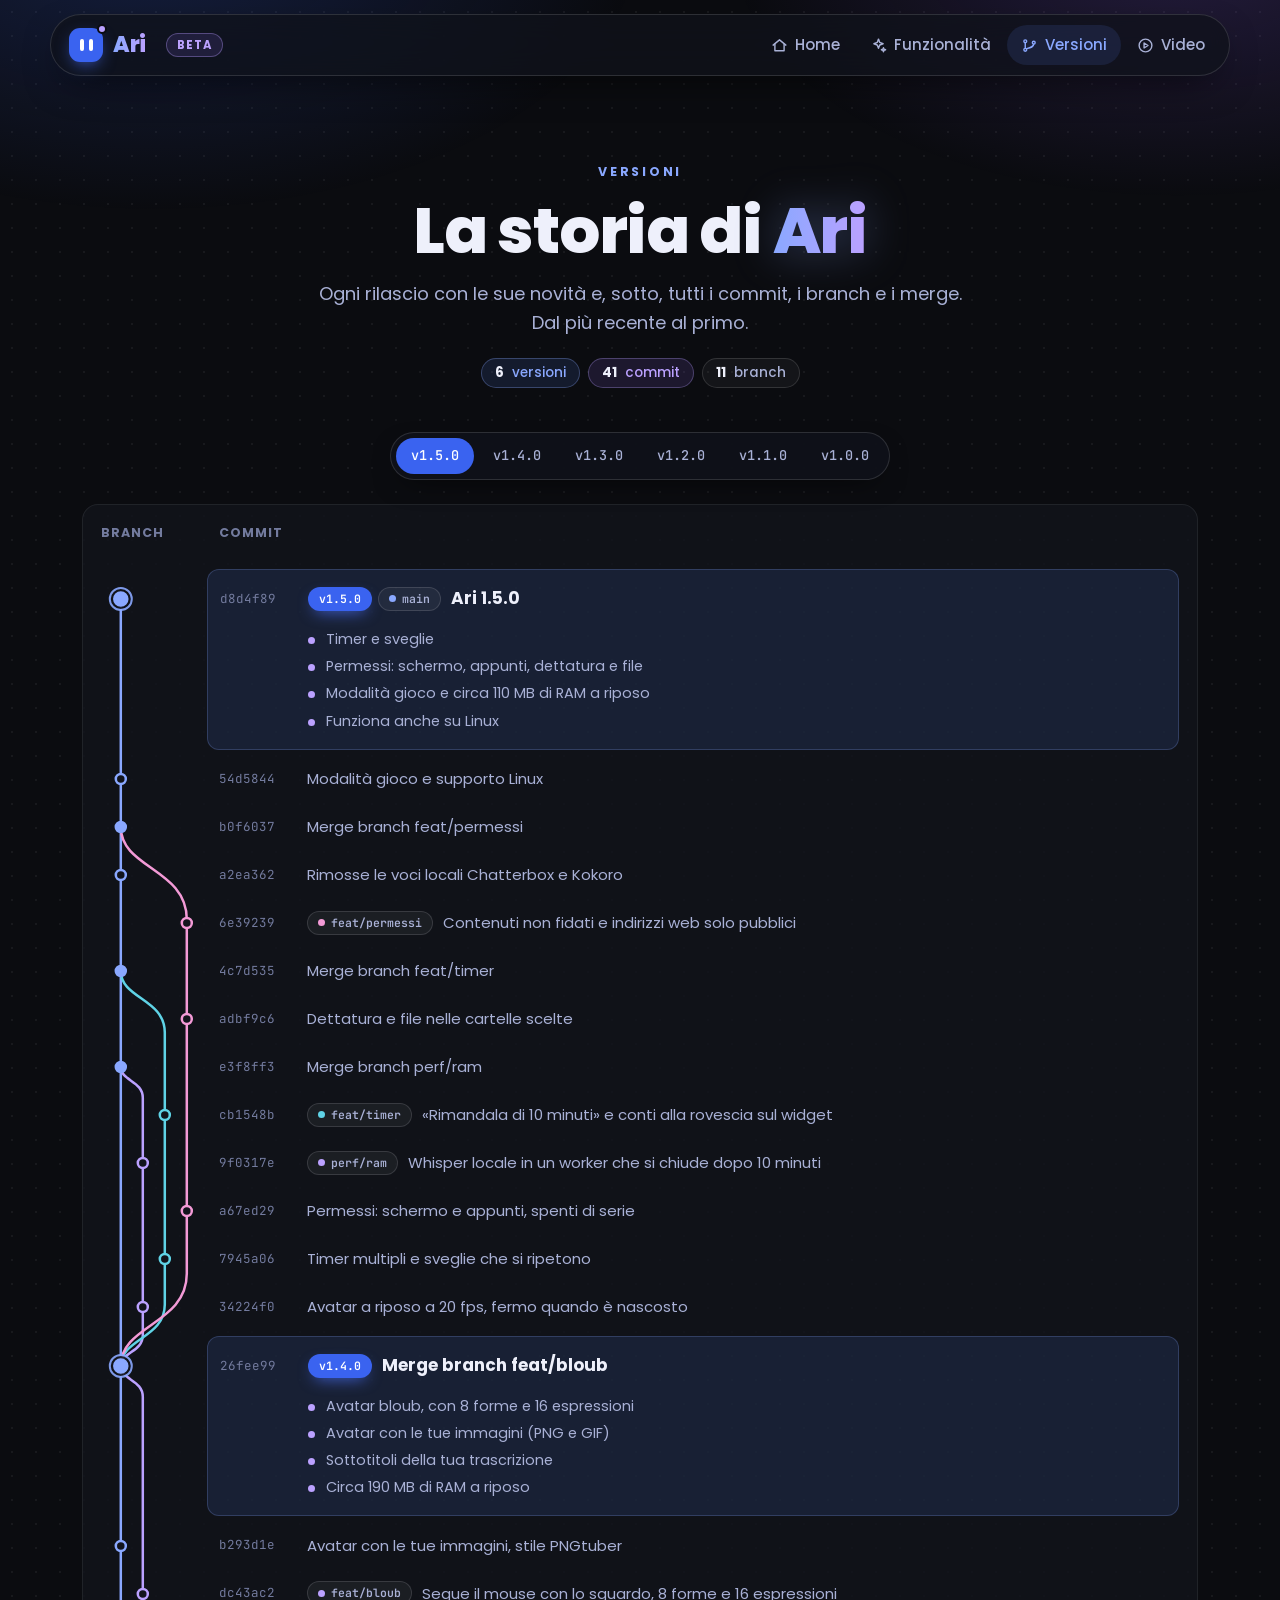
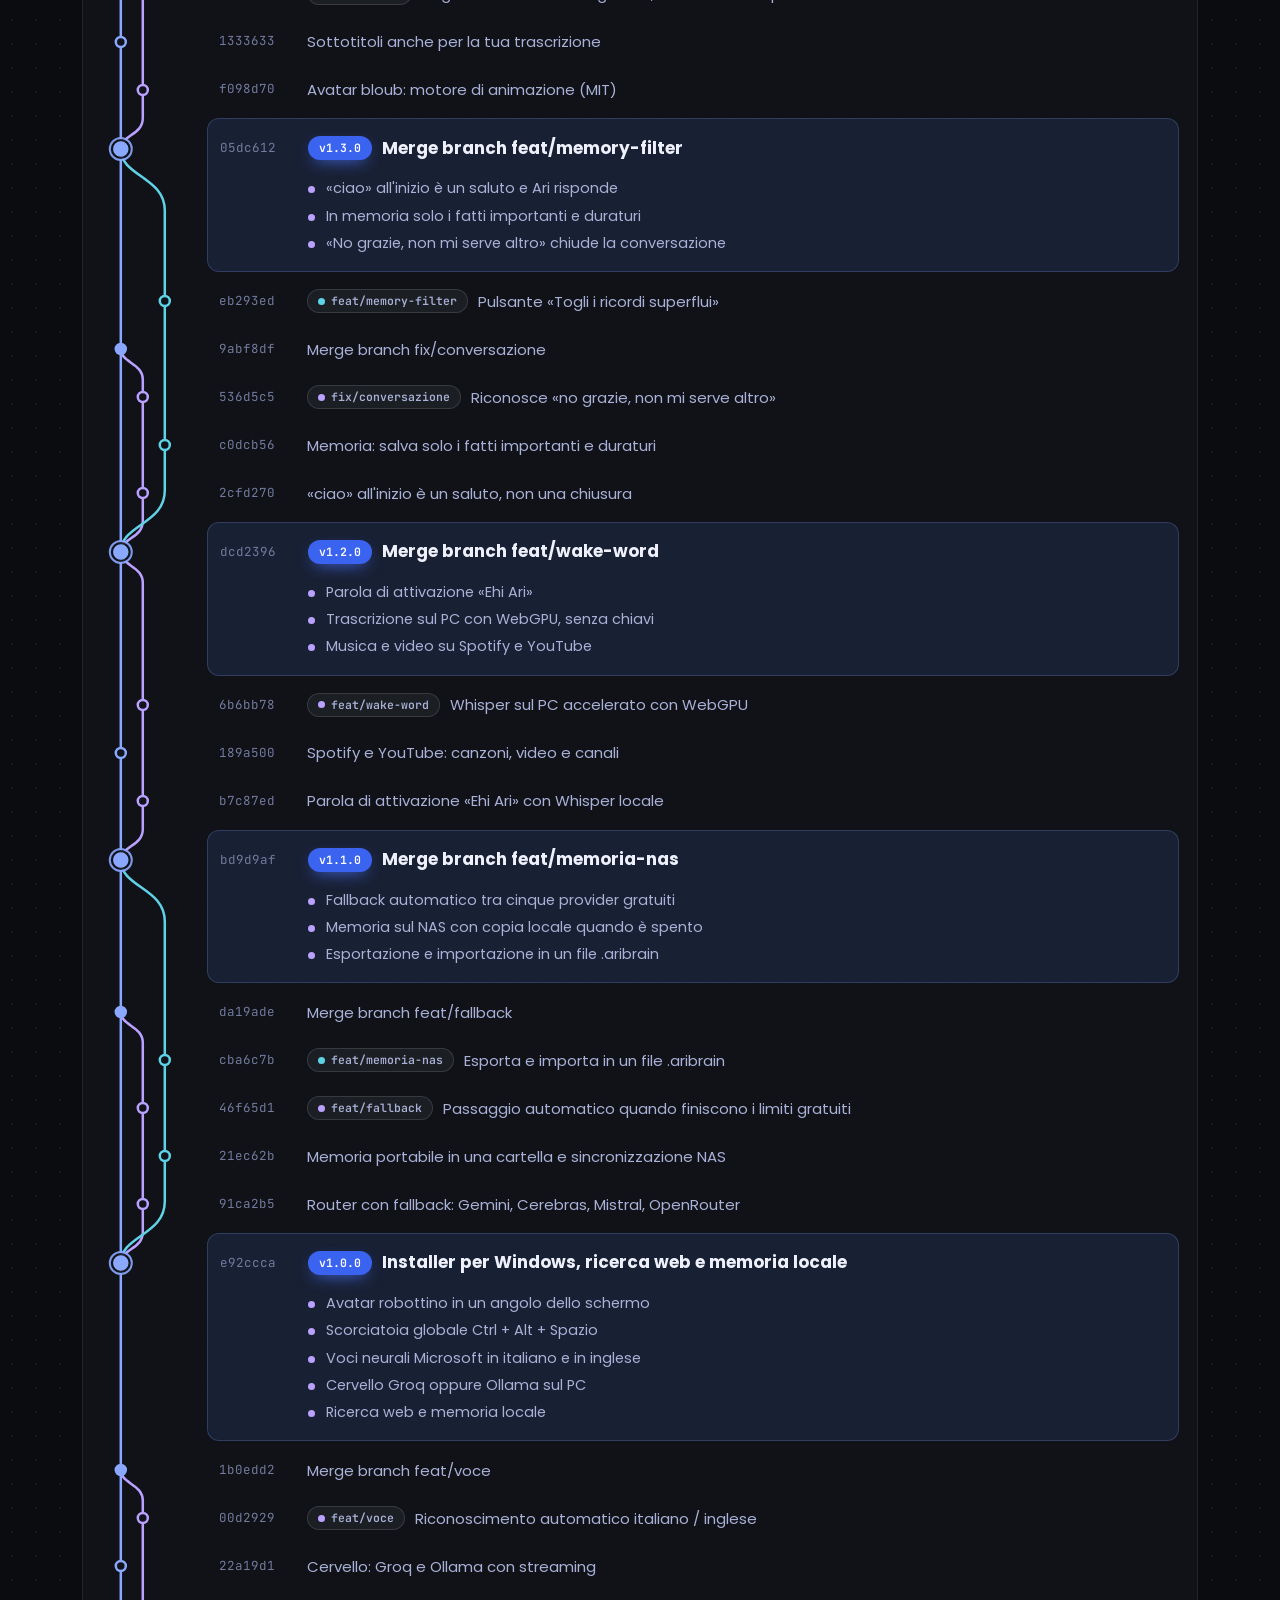
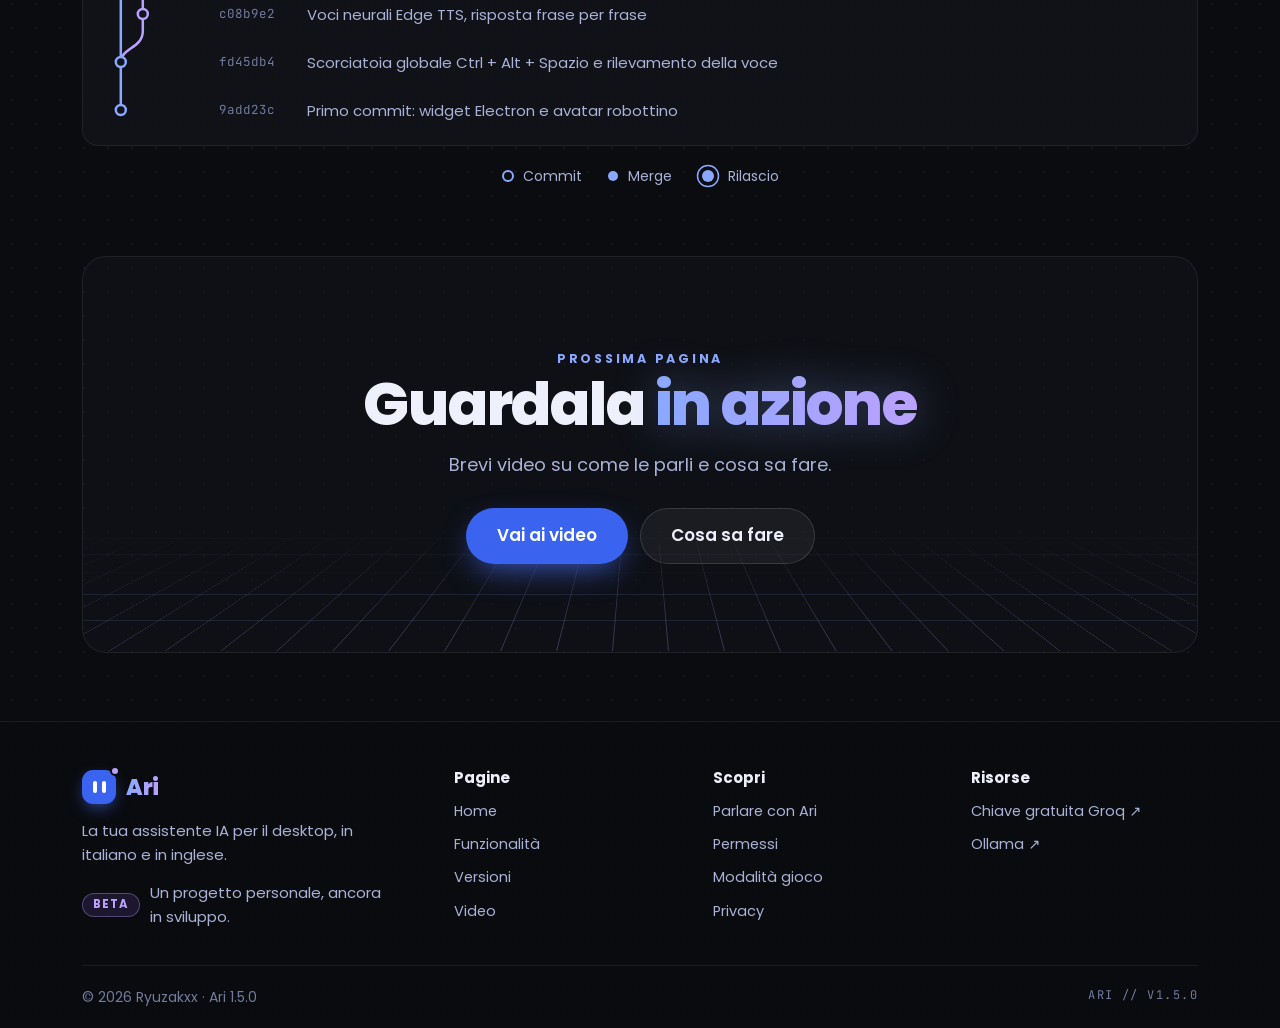
<file: versioni.html>
<!doctype html>
<html lang="it">
  <head>
    <meta charset="utf-8" />
    <meta name="viewport" content="width=device-width, initial-scale=1" />
    <title>Versioni — Ari</title>
    <meta
      name="description"
      content="La cronologia delle versioni di Ari: rilasci, branch e merge, dal primo commit alla 1.5.0."
    />
    <meta name="theme-color" content="#0b0c10" />
    <link rel="icon" href="favicon.svg" type="image/svg+xml" />
    <link rel="preconnect" href="https://fonts.googleapis.com" />
    <link rel="preconnect" href="https://fonts.gstatic.com" crossorigin />
    <link
      rel="stylesheet"
      href="https://fonts.googleapis.com/css2?family=Poppins:wght@400;500;600;700;800&family=JetBrains+Mono:wght@500;600&display=swap"
    />
    <link rel="stylesheet" href="assets/vendor/lenis/lenis.css" />
    <link rel="stylesheet" href="assets/css/style.css" />
    <link rel="stylesheet" href="assets/css/versions.css" />
    <script defer src="assets/js/config.js"></script>
    <script defer src="assets/vendor/lenis/lenis.min.js"></script>
    <script defer src="assets/js/site.js"></script>
    <script defer src="assets/data/versions.js"></script>
    <script defer src="assets/js/gitgraph.js"></script>
    <script defer src="assets/js/versions.js"></script>
  </head>
  <body>
    <a class="skip-link" href="#main">Vai al contenuto</a>

    <!-- ============================ NAVIGAZIONE ============================ -->
    <header class="nav-wrap">
      <nav class="nav" aria-label="Principale">
        <a class="logo" href="index.html" aria-label="Ari, pagina iniziale">
          <span class="logo__mark" aria-hidden="true"><i></i><i></i></span>
          <span class="logo__text">Ari</span>
        </a>
        <span class="nav__beta" title="Progetto personale, ancora in beta">Beta</span>
        <div class="nav__links">
          <a href="index.html"><svg viewBox="0 0 24 24" fill="none" stroke="currentColor" stroke-width="2" stroke-linecap="round" stroke-linejoin="round" aria-hidden="true"><path d="M3 11.5 12 4l9 7.5"/><path d="M5.5 10v9.5h13V10"/></svg>Home</a>
          <a href="funzionalita.html"><svg viewBox="0 0 24 24" fill="none" stroke="currentColor" stroke-width="2" stroke-linecap="round" stroke-linejoin="round" aria-hidden="true"><path d="M12 3l1.8 4.7 4.7 1.8-4.7 1.8L12 16l-1.8-4.7-4.7-1.8 4.7-1.8z"/><path d="M19 15l.8 2.2 2.2.8-2.2.8L19 21l-.8-2.2-2.2-.8 2.2-.8z"/></svg>Funzionalità</a>
          <a href="versioni.html" aria-current="page"><svg viewBox="0 0 24 24" fill="none" stroke="currentColor" stroke-width="2" stroke-linecap="round" stroke-linejoin="round" aria-hidden="true"><circle cx="6" cy="6" r="2"/><circle cx="6" cy="18" r="2"/><circle cx="18" cy="8" r="2"/><path d="M6 8v8M18 10c0 4-4 5-10 6.5"/></svg>Versioni</a>
          <a href="video.html"><svg viewBox="0 0 24 24" fill="none" stroke="currentColor" stroke-width="2" stroke-linecap="round" stroke-linejoin="round" aria-hidden="true"><circle cx="12" cy="12" r="9"/><path d="m10 8.5 5.5 3.5-5.5 3.5z"/></svg>Video</a>
        </div>
        <button class="nav__menu" type="button" aria-expanded="false" aria-controls="mobile-menu" aria-label="Apri il menu">
          <svg viewBox="0 0 24 24" fill="none" stroke="currentColor" stroke-width="2" stroke-linecap="round" aria-hidden="true"><path d="M4 7h16M4 12h16M4 17h16"/></svg>
        </button>
      </nav>
      <div class="mobile-menu" id="mobile-menu" hidden>
        <a href="index.html">Home</a>
        <a href="funzionalita.html">Funzionalità</a>
        <a href="versioni.html" aria-current="page">Versioni</a>
        <a href="video.html">Video</a>
      </div>
    </header>

    <main id="main">
      <section class="page-hero">
        <div class="container page-hero__inner">
          <span class="kicker" data-reveal>Versioni</span>
          <h1 data-reveal style="--d: 1">La storia di <span class="grad">Ari</span></h1>
          <p class="lead" data-reveal style="--d: 2">
            Ogni rilascio con le sue novità e, sotto, tutti i commit, i branch e i merge. Dal più recente al primo.
          </p>
          <ul class="stats-pills" data-reveal style="--d: 3">
            <li class="pill pill--blue"><b data-stat="tags">–</b> versioni</li>
            <li class="pill pill--purple"><b data-stat="commits">–</b> commit</li>
            <li class="pill"><b data-stat="branches">–</b> branch</li>
          </ul>
        </div>
      </section>

      <nav class="chipbar" aria-label="Vai a una versione" data-sticky>
        <div class="chipbar__inner" data-chips></div>
      </nav>

      <section class="history">
        <div class="container">
          <div class="card history__card" data-reveal>
            <div class="gg-head" aria-hidden="true">
              <span>Branch</span>
              <span>Commit</span>
            </div>
            <div class="gg" data-graph></div>
          </div>

          <ul class="gg-legend">
            <li><svg width="14" height="14" aria-hidden="true"><circle cx="7" cy="7" r="5" class="lg-commit" /></svg>Commit</li>
            <li><svg width="14" height="14" aria-hidden="true"><circle cx="7" cy="7" r="5" class="lg-merge" /></svg>Merge</li>
            <li><svg width="24" height="24" aria-hidden="true"><circle cx="12" cy="12" r="10.5" class="lg-ring" /><circle cx="12" cy="12" r="6" class="lg-merge" /></svg>Rilascio</li>
          </ul>
        </div>
      </section>

      <section class="section">
        <div class="container">
          <div class="cta" data-reveal>
            <span class="kicker">Prossima pagina</span>
            <h2>Guardala <span class="grad">in azione</span></h2>
            <p class="lead">Brevi video su come le parli e cosa sa fare.</p>
            <div class="cta__actions">
              <a class="btn btn--primary btn--lg" href="video.html">Vai ai video</a>
              <a class="btn btn--lg" href="funzionalita.html">Cosa sa fare</a>
            </div>
          </div>
        </div>
      </section>
    </main>

    <!-- ============================ PIÈ DI PAGINA ============================ -->
    <footer class="footer">
      <div class="container">
        <div class="footer__main">
          <div class="footer__about">
            <a class="logo" href="index.html" aria-label="Ari, pagina iniziale">
              <span class="logo__mark" aria-hidden="true"><i></i><i></i></span>
              <span class="logo__text">Ari</span>
            </a>
            <p>La tua assistente IA per il desktop, in italiano e in inglese.</p>
            <p class="footer__beta"><span class="nav__beta">Beta</span> Un progetto personale, ancora in sviluppo.</p>
          </div>
          <nav class="footer__col" aria-label="Pagine">
            <h2>Pagine</h2>
            <a href="index.html">Home</a>
            <a href="funzionalita.html">Funzionalità</a>
            <a href="versioni.html">Versioni</a>
            <a href="video.html">Video</a>
          </nav>
          <div class="footer__col">
            <h2>Scopri</h2>
            <a href="funzionalita.html#voce">Parlare con Ari</a>
            <a href="funzionalita.html#permessi">Permessi</a>
            <a href="funzionalita.html#gioco">Modalità gioco</a>
            <a href="funzionalita.html#privacy">Privacy</a>
          </div>
          <div class="footer__col">
            <h2>Risorse</h2>
            <a href="https://console.groq.com/keys" target="_blank" rel="noopener">Chiave gratuita Groq ↗</a>
            <a href="https://ollama.com" target="_blank" rel="noopener">Ollama ↗</a>
          </div>
        </div>
        <div class="footer__bottom">
          <span>© <span data-year>2026</span> Ryuzakxx · Ari <span data-version>1.5.0</span></span>
          <span class="mono">ARI // V<span data-version>1.5.0</span></span>
        </div>
      </div>
    </footer>

    <button class="to-top" type="button" aria-label="Torna su" data-to-top>
      <svg class="to-top__ring" viewBox="0 0 54 54" aria-hidden="true"><circle class="track" cx="27" cy="27" r="25" /><circle class="bar" cx="27" cy="27" r="25" pathLength="100" /></svg>
      <svg class="to-top__arrow" viewBox="0 0 24 24" fill="none" stroke="currentColor" stroke-width="2.4" stroke-linecap="round" stroke-linejoin="round" aria-hidden="true"><path d="M12 19V5m0 0-6 6m6-6 6 6"/></svg>
    </button>
  </body>
</html>
</file>
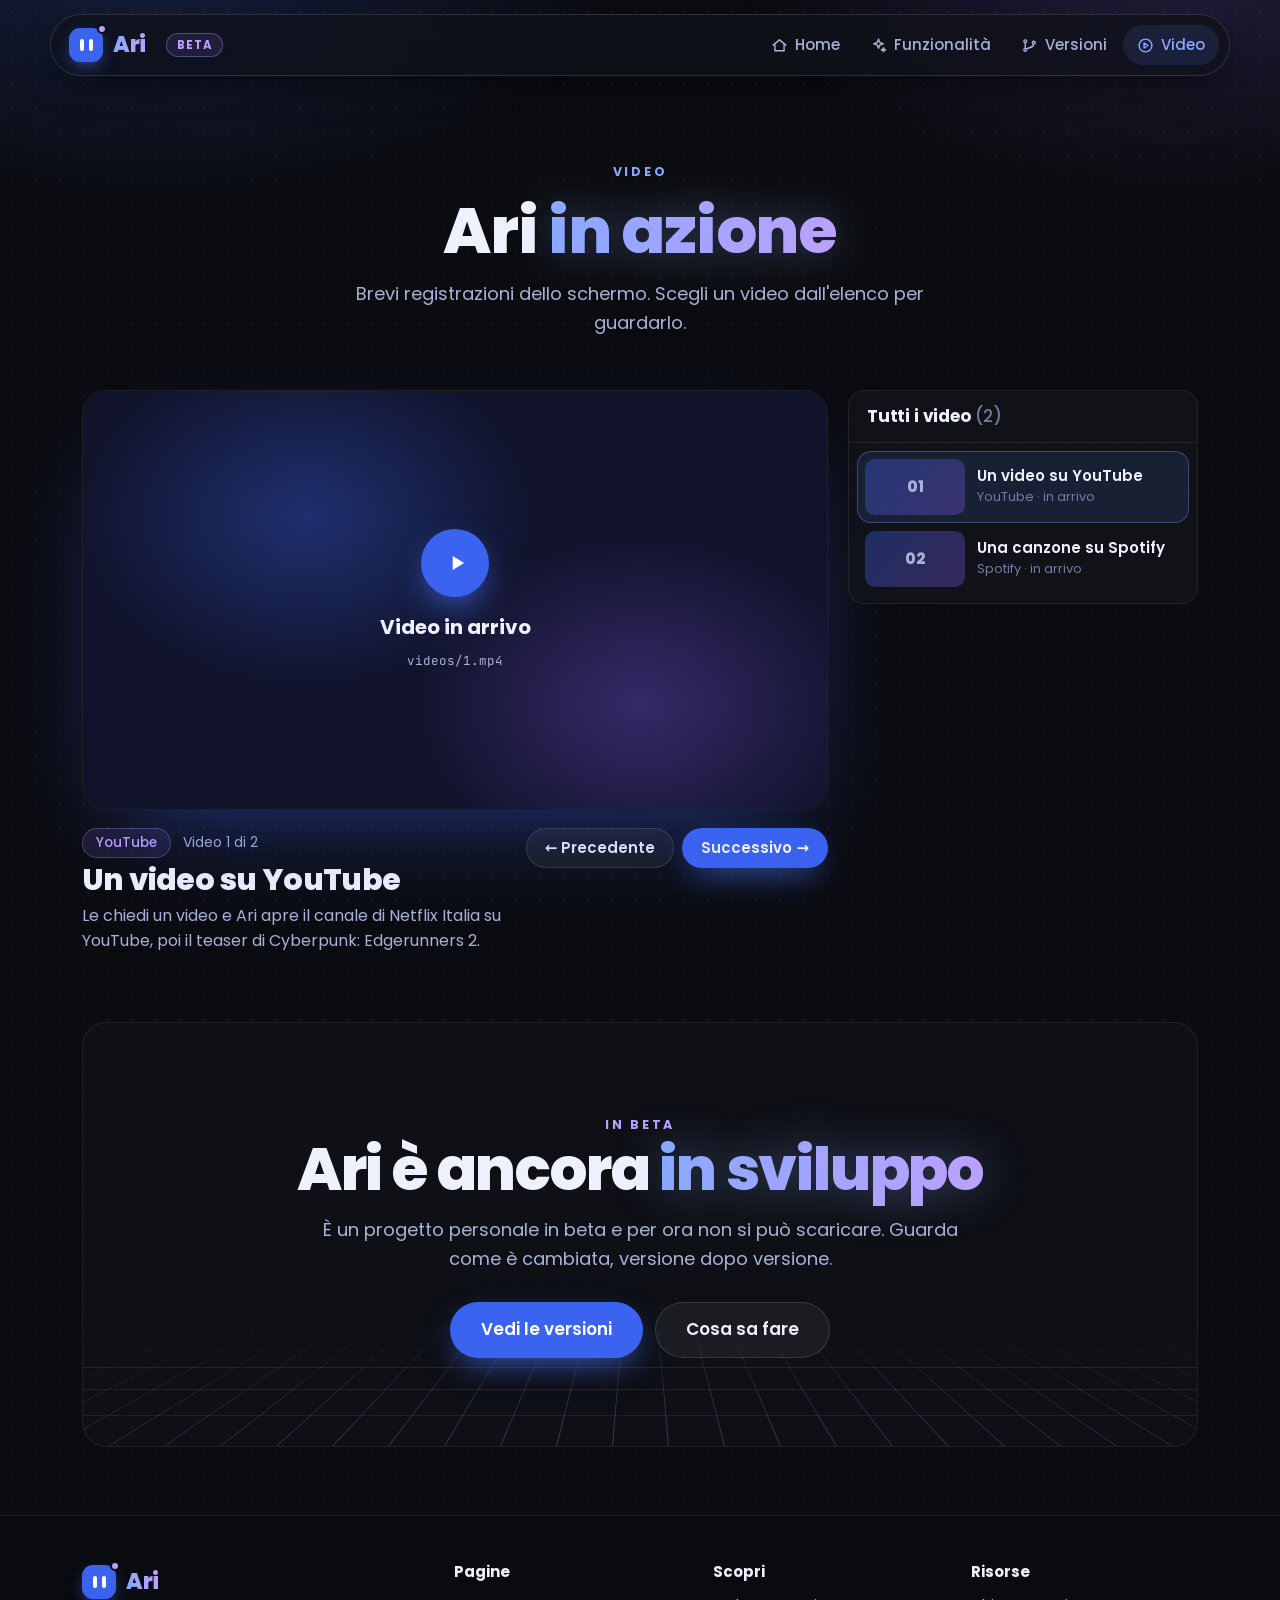
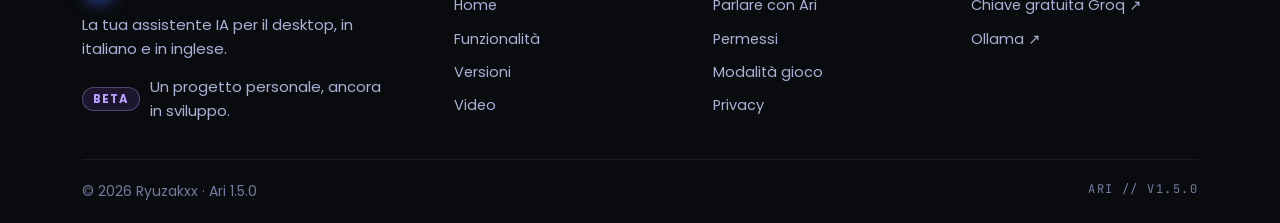
<file: video.html>
<!doctype html>
<html lang="it">
  <head>
    <meta charset="utf-8" />
    <meta name="viewport" content="width=device-width, initial-scale=1" />
    <title>Video — Ari</title>
    <meta
      name="description"
      content="Ari in azione: un video su YouTube e una canzone su Spotify, chiesti a voce."
    />
    <meta name="theme-color" content="#0b0c10" />
    <link rel="icon" href="favicon.svg" type="image/svg+xml" />
    <link rel="preconnect" href="https://fonts.googleapis.com" />
    <link rel="preconnect" href="https://fonts.gstatic.com" crossorigin />
    <link
      rel="stylesheet"
      href="https://fonts.googleapis.com/css2?family=Poppins:wght@400;500;600;700;800&family=JetBrains+Mono:wght@500;600&display=swap"
    />
    <link rel="stylesheet" href="assets/vendor/lenis/lenis.css" />
    <link rel="stylesheet" href="assets/css/style.css" />
    <link rel="stylesheet" href="assets/css/videos.css" />
    <script defer src="assets/js/config.js"></script>
    <script defer src="assets/vendor/lenis/lenis.min.js"></script>
    <script defer src="assets/js/site.js"></script>
    <script defer src="assets/data/videos.js"></script>
    <script defer src="assets/js/videos.js"></script>
  </head>
  <body>
    <a class="skip-link" href="#main">Vai al contenuto</a>

    <!-- ============================ NAVIGAZIONE ============================ -->
    <header class="nav-wrap">
      <nav class="nav" aria-label="Principale">
        <a class="logo" href="index.html" aria-label="Ari, pagina iniziale">
          <span class="logo__mark" aria-hidden="true"><i></i><i></i></span>
          <span class="logo__text">Ari</span>
        </a>
        <span class="nav__beta" title="Progetto personale, ancora in beta">Beta</span>
        <div class="nav__links">
          <a href="index.html"><svg viewBox="0 0 24 24" fill="none" stroke="currentColor" stroke-width="2" stroke-linecap="round" stroke-linejoin="round" aria-hidden="true"><path d="M3 11.5 12 4l9 7.5"/><path d="M5.5 10v9.5h13V10"/></svg>Home</a>
          <a href="funzionalita.html"><svg viewBox="0 0 24 24" fill="none" stroke="currentColor" stroke-width="2" stroke-linecap="round" stroke-linejoin="round" aria-hidden="true"><path d="M12 3l1.8 4.7 4.7 1.8-4.7 1.8L12 16l-1.8-4.7-4.7-1.8 4.7-1.8z"/><path d="M19 15l.8 2.2 2.2.8-2.2.8L19 21l-.8-2.2-2.2-.8 2.2-.8z"/></svg>Funzionalità</a>
          <a href="versioni.html"><svg viewBox="0 0 24 24" fill="none" stroke="currentColor" stroke-width="2" stroke-linecap="round" stroke-linejoin="round" aria-hidden="true"><circle cx="6" cy="6" r="2"/><circle cx="6" cy="18" r="2"/><circle cx="18" cy="8" r="2"/><path d="M6 8v8M18 10c0 4-4 5-10 6.5"/></svg>Versioni</a>
          <a href="video.html" aria-current="page"><svg viewBox="0 0 24 24" fill="none" stroke="currentColor" stroke-width="2" stroke-linecap="round" stroke-linejoin="round" aria-hidden="true"><circle cx="12" cy="12" r="9"/><path d="m10 8.5 5.5 3.5-5.5 3.5z"/></svg>Video</a>
        </div>
        <button class="nav__menu" type="button" aria-expanded="false" aria-controls="mobile-menu" aria-label="Apri il menu">
          <svg viewBox="0 0 24 24" fill="none" stroke="currentColor" stroke-width="2" stroke-linecap="round" aria-hidden="true"><path d="M4 7h16M4 12h16M4 17h16"/></svg>
        </button>
      </nav>
      <div class="mobile-menu" id="mobile-menu" hidden>
        <a href="index.html">Home</a>
        <a href="funzionalita.html">Funzionalità</a>
        <a href="versioni.html">Versioni</a>
        <a href="video.html" aria-current="page">Video</a>
      </div>
    </header>

    <main id="main">
      <section class="page-hero">
        <div class="container page-hero__inner">
          <span class="kicker" data-reveal>Video</span>
          <h1 data-reveal style="--d: 1">Ari <span class="grad">in azione</span></h1>
          <p class="lead" data-reveal style="--d: 2">Brevi registrazioni dello schermo. Scegli un video dall'elenco per guardarlo.</p>
        </div>
      </section>

      <section class="watch-section">
        <div class="container watch">
          <div class="watch__main" data-reveal>
            <div class="player" data-player>
              <video data-player-video controls playsinline preload="metadata"></video>
              <div class="player__empty" data-player-empty hidden>
                <span class="player__empty-icon" aria-hidden="true">
                  <svg viewBox="0 0 24 24" fill="currentColor"><path d="M8 5.5v13l10.5-6.5z"/></svg>
                </span>
                <strong>Video in arrivo</strong>
                <span class="player__path" data-player-path></span>
              </div>
            </div>

            <div class="player__info">
              <div class="player__text">
                <div class="player__meta">
                  <span class="pill pill--purple" data-player-cat></span>
                  <span class="small" data-player-count></span>
                </div>
                <h2 class="player__title" data-player-title></h2>
                <p data-player-desc></p>
              </div>
              <div class="player__nav">
                <button class="btn btn--sm" type="button" data-player-prev>← Precedente</button>
                <button class="btn btn--sm btn--primary" type="button" data-player-next>Successivo →</button>
              </div>
            </div>
          </div>

          <aside class="playlist card" aria-label="Elenco dei video" data-reveal style="--d: 1">
            <h2 class="playlist__title">Tutti i video <span data-playlist-count></span></h2>
            <ol class="playlist__list" data-playlist></ol>
          </aside>
        </div>
      </section>

      <section class="section">
        <div class="container">
          <div class="cta" data-reveal>
            <span class="kicker kicker--purple">In beta</span>
            <h2>Ari è ancora <span class="grad">in sviluppo</span></h2>
            <p class="lead">È un progetto personale in beta e per ora non si può scaricare. Guarda come è cambiata, versione dopo versione.</p>
            <div class="cta__actions">
              <a class="btn btn--primary btn--lg" href="versioni.html">Vedi le versioni</a>
              <a class="btn btn--lg" href="funzionalita.html">Cosa sa fare</a>
            </div>
          </div>
        </div>
      </section>
    </main>

    <!-- ============================ PIÈ DI PAGINA ============================ -->
    <footer class="footer">
      <div class="container">
        <div class="footer__main">
          <div class="footer__about">
            <a class="logo" href="index.html" aria-label="Ari, pagina iniziale">
              <span class="logo__mark" aria-hidden="true"><i></i><i></i></span>
              <span class="logo__text">Ari</span>
            </a>
            <p>La tua assistente IA per il desktop, in italiano e in inglese.</p>
            <p class="footer__beta"><span class="nav__beta">Beta</span> Un progetto personale, ancora in sviluppo.</p>
          </div>
          <nav class="footer__col" aria-label="Pagine">
            <h2>Pagine</h2>
            <a href="index.html">Home</a>
            <a href="funzionalita.html">Funzionalità</a>
            <a href="versioni.html">Versioni</a>
            <a href="video.html">Video</a>
          </nav>
          <div class="footer__col">
            <h2>Scopri</h2>
            <a href="funzionalita.html#voce">Parlare con Ari</a>
            <a href="funzionalita.html#permessi">Permessi</a>
            <a href="funzionalita.html#gioco">Modalità gioco</a>
            <a href="funzionalita.html#privacy">Privacy</a>
          </div>
          <div class="footer__col">
            <h2>Risorse</h2>
            <a href="https://console.groq.com/keys" target="_blank" rel="noopener">Chiave gratuita Groq ↗</a>
            <a href="https://ollama.com" target="_blank" rel="noopener">Ollama ↗</a>
          </div>
        </div>
        <div class="footer__bottom">
          <span>© <span data-year>2026</span> Ryuzakxx · Ari <span data-version>1.5.0</span></span>
          <span class="mono">ARI // V<span data-version>1.5.0</span></span>
        </div>
      </div>
    </footer>

    <button class="to-top" type="button" aria-label="Torna su" data-to-top>
      <svg class="to-top__ring" viewBox="0 0 54 54" aria-hidden="true"><circle class="track" cx="27" cy="27" r="25" /><circle class="bar" cx="27" cy="27" r="25" pathLength="100" /></svg>
      <svg class="to-top__arrow" viewBox="0 0 24 24" fill="none" stroke="currentColor" stroke-width="2.4" stroke-linecap="round" stroke-linejoin="round" aria-hidden="true"><path d="M12 19V5m0 0-6 6m6-6 6 6"/></svg>
    </button>
  </body>
</html>
</file>
<file: assets/vendor/lenis/lenis.css>
html.lenis,
html.lenis body {
  height: auto;
}

.lenis:not(.lenis-autoToggle).lenis-stopped {
  overflow: clip;
}

.lenis [data-lenis-prevent],
.lenis [data-lenis-prevent-wheel],
.lenis [data-lenis-prevent-touch],
.lenis [data-lenis-prevent-vertical],
.lenis [data-lenis-prevent-horizontal] {
  overscroll-behavior: contain;
}

.lenis.lenis-smooth iframe {
  pointer-events: none;
}

.lenis.lenis-autoToggle {
  transition-property: overflow;
  transition-duration: 1ms;
  transition-behavior: allow-discrete;
}
</file>
<file: assets/css/style.css>
/* ==========================================================================
   Ari — stile comune a tutte le pagine
   ========================================================================== */

:root {
  color-scheme: dark;

  --bg: #0b0c10;
  --bg-1: #12141c;
  --bg-2: #181b26;
  --line: rgba(255, 255, 255, 0.07);
  --line-2: rgba(255, 255, 255, 0.13);
  --fg: #eef0fb;
  --fg-2: #a9b1d6;
  --fg-3: #737b9e;

  /* Colori principali */
  --blue: #3a63f0; /* pulsanti */
  --blue-hover: #4a72ff;
  --blue-2: #8aa8ff; /* testi e linee */
  --blue-soft: rgba(91, 140, 255, 0.12);
  --purple: #8b5cf6;
  --purple-2: #bba1ff;
  --purple-soft: rgba(155, 110, 255, 0.13);
  --grad: linear-gradient(90deg, #8aa8ff 0%, #bba1ff 100%);

  /* Corsie del grafico delle versioni */
  --lane-0: #8aa8ff;
  --lane-1: #bba1ff;
  --lane-2: #5fd3e6;
  --lane-3: #f39ad6;
  --lane-4: #a9b1d6;

  --font: 'Poppins', system-ui, -apple-system, 'Segoe UI', Roboto, sans-serif;
  --mono: 'JetBrains Mono', ui-monospace, Consolas, monospace;

  --r-sm: 10px;
  --r: 16px;
  --r-lg: 24px;
  --max: 1180px;
  --gutter: clamp(16px, 4vw, 32px);
  --nav-h: 62px;
  --nav-top: 14px;
  --nav-space: calc(var(--nav-h) + var(--nav-top) * 2);
  --ease: cubic-bezier(0.16, 1, 0.3, 1);
}

*,
*::before,
*::after {
  box-sizing: border-box;
}

html {
  -webkit-text-size-adjust: 100%;
}

body {
  margin: 0;
  min-height: 100vh;
  font-family: var(--font);
  font-size: 16px;
  line-height: 1.6;
  color: var(--fg-2);
  background-color: var(--bg);
  background-image: radial-gradient(rgba(255, 255, 255, 0.055) 1px, transparent 1px);
  background-size: 24px 24px;
  -webkit-font-smoothing: antialiased;
  overflow-x: clip;
}

/* Bagliori blu e viola in alto, fissi dietro a tutto */
body::before {
  content: '';
  position: fixed;
  inset: 0;
  z-index: -1;
  pointer-events: none;
  background:
    radial-gradient(55% 45% at 12% -8%, rgba(58, 99, 240, 0.22), transparent 70%),
    radial-gradient(50% 40% at 92% -6%, rgba(139, 92, 246, 0.2), transparent 70%);
}

img,
svg,
video,
canvas {
  display: block;
  max-width: 100%;
}

a {
  color: inherit;
  text-decoration: none;
}

button {
  font: inherit;
  color: inherit;
  background: none;
  border: 0;
  padding: 0;
  cursor: pointer;
}

h1,
h2,
h3,
p,
ul,
ol,
dl,
dd,
figure {
  margin: 0;
}

ul,
ol {
  padding: 0;
  list-style: none;
}

h1,
h2,
h3 {
  color: var(--fg);
  font-weight: 800;
  letter-spacing: -0.02em;
  line-height: 1.1;
}

h1 {
  font-size: clamp(38px, 6.4vw, 76px);
}

h2 {
  font-size: clamp(28px, 3.6vw, 44px);
}

h3 {
  font-size: 19px;
  font-weight: 700;
  letter-spacing: -0.01em;
  line-height: 1.3;
}

::selection {
  background: var(--blue);
  color: #fff;
}

:focus-visible {
  outline: 2px solid var(--blue-2);
  outline-offset: 3px;
}

[id] {
  scroll-margin-top: calc(var(--nav-space) + 12px);
}

.skip-link {
  position: fixed;
  top: 10px;
  left: 10px;
  z-index: 200;
  padding: 10px 16px;
  color: #fff;
  background: var(--blue);
  border-radius: 999px;
  transform: translateY(-200%);
}

.skip-link:focus {
  transform: none;
}

/* ==========================================================================
   Utilità
   ========================================================================== */

.container {
  width: 100%;
  max-width: var(--max);
  margin-inline: auto;
  padding-inline: var(--gutter);
}

.grad {
  background: var(--grad);
  -webkit-background-clip: text;
  background-clip: text;
  color: transparent;
  filter: drop-shadow(0 0 22px rgba(138, 168, 255, 0.35));
}

.kicker {
  display: inline-block;
  font-size: 12.5px;
  font-weight: 700;
  letter-spacing: 0.22em;
  text-transform: uppercase;
  color: var(--blue-2);
}

.kicker--purple {
  color: var(--purple-2);
}

.lead {
  font-size: clamp(16px, 1.5vw, 18px);
  color: var(--fg-2);
  max-width: 60ch;
}

.small {
  font-size: 14px;
}

.mono {
  font-family: var(--mono);
}

code {
  font-family: var(--mono);
  font-size: 0.85em;
  padding: 2px 7px;
  color: var(--fg);
  background: var(--bg-2);
  border: 1px solid var(--line-2);
  border-radius: 6px;
  white-space: nowrap;
}

.section {
  position: relative;
  padding-block: clamp(44px, 5.5vw, 68px);
}

.section-head {
  display: grid;
  justify-items: center;
  gap: 12px;
  max-width: 760px;
  margin: 0 auto clamp(28px, 4vw, 44px);
  text-align: center;
}

.section-head .lead {
  margin-inline: auto;
}

.section-head--left {
  justify-items: start;
  margin-left: 0;
  text-align: left;
}

.section-head--left .lead {
  margin-inline: 0;
}

.grid-2,
.grid-3 {
  display: grid;
  gap: 16px;
}

.grid-2 {
  grid-template-columns: repeat(2, minmax(0, 1fr));
}

.grid-3 {
  grid-template-columns: repeat(3, minmax(0, 1fr));
}

@media (max-width: 900px) {
  .grid-3 {
    grid-template-columns: repeat(2, minmax(0, 1fr));
  }
}

@media (max-width: 640px) {
  .grid-2,
  .grid-3 {
    grid-template-columns: minmax(0, 1fr);
  }
}

/* ==========================================================================
   Pulsanti, etichette, card
   ========================================================================== */

.btn {
  display: inline-flex;
  align-items: center;
  justify-content: center;
  gap: 10px;
  height: 48px;
  padding: 0 24px;
  font-size: 16px;
  font-weight: 600;
  white-space: nowrap;
  color: var(--fg);
  background: rgba(255, 255, 255, 0.05);
  border: 1px solid var(--line-2);
  border-radius: 999px;
  transition:
    transform 0.25s var(--ease),
    background-color 0.2s,
    border-color 0.2s,
    box-shadow 0.25s;
}

.btn:hover {
  transform: translateY(-2px);
  background: rgba(255, 255, 255, 0.09);
  border-color: rgba(255, 255, 255, 0.22);
}

.btn svg {
  width: 18px;
  height: 18px;
  flex: none;
}

.btn--primary {
  color: #fff;
  background: var(--blue);
  border-color: transparent;
  box-shadow: 0 12px 32px -10px rgba(74, 114, 255, 0.8);
}

.btn--primary:hover {
  background: var(--blue-hover);
  border-color: transparent;
  box-shadow: 0 16px 38px -10px rgba(74, 114, 255, 0.95);
}

.btn--light {
  color: #171a28;
  background: #e8ebf8;
  border-color: transparent;
  box-shadow: 0 12px 30px -14px rgba(232, 235, 248, 0.5);
}

.btn--light:hover {
  background: #fff;
  border-color: transparent;
}

.btn--lg {
  height: 56px;
  padding: 0 30px;
  font-size: 17px;
}

.btn--sm {
  height: 40px;
  padding: 0 18px;
  font-size: 15px;
}

.btn:disabled {
  opacity: 0.4;
  pointer-events: none;
}

.link {
  display: inline-flex;
  align-items: center;
  gap: 6px;
  font-weight: 600;
  color: var(--blue-2);
  transition: gap 0.2s;
}

.link:hover {
  gap: 10px;
  color: var(--fg);
}

.pill {
  display: inline-flex;
  align-items: center;
  gap: 8px;
  height: 30px;
  padding: 0 13px;
  font-size: 13.5px;
  font-weight: 500;
  color: var(--fg-2);
  background: rgba(255, 255, 255, 0.04);
  border: 1px solid var(--line-2);
  border-radius: 999px;
  white-space: nowrap;
}

.pill svg {
  width: 15px;
  height: 15px;
}

.pill--blue {
  color: var(--blue-2);
  background: var(--blue-soft);
  border-color: rgba(138, 168, 255, 0.3);
}

.pill--purple {
  color: var(--purple-2);
  background: var(--purple-soft);
  border-color: rgba(187, 161, 255, 0.3);
}

.card {
  position: relative;
  display: flex;
  flex-direction: column;
  gap: 10px;
  padding: 24px;
  background: rgba(18, 20, 28, 0.82);
  border: 1px solid var(--line);
  border-radius: var(--r);
  transition:
    transform 0.3s var(--ease),
    border-color 0.25s,
    box-shadow 0.3s;
}

.card p {
  font-size: 15px;
}

a.card:hover,
.card--hover:hover {
  transform: translateY(-4px);
  border-color: rgba(138, 168, 255, 0.35);
  box-shadow: 0 20px 50px -24px rgba(74, 114, 255, 0.55);
}

a.card .link {
  margin-top: auto;
  padding-top: 6px;
}

.icon {
  display: inline-grid;
  place-items: center;
  flex: none;
  width: 46px;
  height: 46px;
  color: var(--blue-2);
  background: var(--blue-soft);
  border: 1px solid rgba(138, 168, 255, 0.25);
  border-radius: 14px;
}

.icon svg {
  width: 22px;
  height: 22px;
}

.icon--purple {
  color: var(--purple-2);
  background: var(--purple-soft);
  border-color: rgba(187, 161, 255, 0.25);
}

.kbd {
  display: inline-flex;
  align-items: center;
  justify-content: center;
  min-width: 30px;
  height: 30px;
  padding: 0 9px;
  font-family: var(--mono);
  font-size: 12.5px;
  font-weight: 600;
  line-height: 1;
  color: var(--fg);
  background: var(--bg-2);
  border: 1px solid var(--line-2);
  border-bottom-width: 3px;
  border-radius: 8px;
}

.keys {
  display: inline-flex;
  align-items: center;
  gap: 5px;
  font-size: 13px;
  color: var(--fg-3);
}

.checks {
  display: grid;
  gap: 8px;
}

.checks li {
  position: relative;
  padding-left: 28px;
  font-size: 15px;
}

.checks li::before {
  content: '';
  position: absolute;
  left: 0;
  top: 0.2em;
  width: 18px;
  height: 18px;
  border-radius: 6px;
  background:
    url("data:image/svg+xml,%3Csvg xmlns='http://www.w3.org/2000/svg' viewBox='0 0 24 24' fill='none' stroke='%238aa8ff' stroke-width='3' stroke-linecap='round' stroke-linejoin='round'%3E%3Cpath d='m6 12.5 4 4 8-9'/%3E%3C/svg%3E")
      center / 12px no-repeat,
    var(--blue-soft);
}

.quotes {
  display: grid;
  gap: 8px;
}

.quotes li {
  padding: 10px 16px;
  font-size: 15px;
  color: var(--fg);
  background: var(--purple-soft);
  border: 1px solid rgba(187, 161, 255, 0.2);
  border-radius: 14px 14px 14px 4px;
}

/* ==========================================================================
   Barra di navigazione (pillola fluttuante)
   ========================================================================== */

.nav-wrap {
  position: fixed;
  top: var(--nav-top);
  left: 0;
  right: 0;
  z-index: 50;
  padding-inline: var(--gutter);
  pointer-events: none;
}

.nav {
  pointer-events: auto;
  max-width: var(--max);
  height: var(--nav-h);
  margin-inline: auto;
  display: flex;
  align-items: center;
  gap: 8px;
  padding: 0 10px 0 18px;
  background: rgba(16, 18, 26, 0.78);
  backdrop-filter: blur(16px) saturate(140%);
  -webkit-backdrop-filter: blur(16px) saturate(140%);
  border: 1px solid var(--line-2);
  border-radius: 999px;
  box-shadow: 0 14px 40px -16px rgba(0, 0, 0, 0.8);
}

.logo {
  display: inline-flex;
  align-items: center;
  gap: 10px;
  margin-right: 12px;
}

.logo__mark {
  position: relative;
  width: 34px;
  height: 34px;
  display: inline-flex;
  align-items: center;
  justify-content: center;
  gap: 5px;
  background: var(--blue);
  border-radius: 11px;
  box-shadow: 0 6px 18px -6px rgba(74, 114, 255, 0.9);
}

.logo__mark i {
  width: 4px;
  height: 12px;
  background: #fff;
  border-radius: 2px;
  animation: blink 5s infinite;
}

.logo__mark::after {
  content: '';
  position: absolute;
  top: -4px;
  right: -4px;
  width: 10px;
  height: 10px;
  background: var(--purple-2);
  border: 2px solid var(--bg);
  border-radius: 50%;
}

.logo__text {
  font-size: 22px;
  font-weight: 800;
  letter-spacing: -0.02em;
  background: var(--grad);
  -webkit-background-clip: text;
  background-clip: text;
  color: transparent;
}

@keyframes blink {
  0%,
  92%,
  100% {
    transform: scaleY(1);
  }
  95% {
    transform: scaleY(0.1);
  }
}

/* Etichetta «Beta»: accanto al logo, sopra il titolo della home e nel piè di pagina */
.nav__beta {
  display: inline-flex;
  align-items: center;
  height: 24px;
  padding: 0 10px;
  font-size: 11.5px;
  font-weight: 700;
  letter-spacing: 0.1em;
  text-transform: uppercase;
  color: var(--purple-2);
  background: var(--purple-soft);
  border: 1px solid rgba(187, 161, 255, 0.35);
  border-radius: 999px;
  white-space: nowrap;
}

.nav__links {
  display: flex;
  align-items: center;
  gap: 2px;
  margin-left: auto;
}

.nav__links a {
  display: inline-flex;
  align-items: center;
  gap: 7px;
  height: 40px;
  padding: 0 14px;
  font-size: 15px;
  font-weight: 500;
  color: var(--fg-2);
  border-radius: 999px;
  transition:
    color 0.2s,
    background-color 0.2s;
}

.nav__links a svg {
  width: 17px;
  height: 17px;
}

.nav__links a:hover {
  color: var(--fg);
  background: rgba(255, 255, 255, 0.06);
}

.nav__links a[aria-current='page'] {
  color: var(--blue-2);
  background: var(--blue-soft);
}

.nav__menu {
  display: none;
  place-items: center;
  width: 44px;
  height: 44px;
  margin-left: auto;
  border-radius: 999px;
  background: rgba(255, 255, 255, 0.06);
}

.nav__menu svg {
  width: 22px;
  height: 22px;
}

.mobile-menu {
  pointer-events: auto;
  max-width: var(--max);
  margin: 10px auto 0;
  padding: 10px;
  display: grid;
  gap: 4px;
  background: rgba(16, 18, 26, 0.96);
  border: 1px solid var(--line-2);
  border-radius: var(--r-lg);
  box-shadow: 0 20px 50px -20px rgba(0, 0, 0, 0.9);
}

.mobile-menu[hidden] {
  display: none;
}

.mobile-menu a:not(.btn) {
  display: flex;
  align-items: center;
  gap: 12px;
  padding: 13px 14px;
  font-size: 17px;
  font-weight: 500;
  color: var(--fg-2);
  border-radius: 14px;
}

.mobile-menu a:not(.btn) svg {
  width: 20px;
  height: 20px;
}

.mobile-menu a[aria-current='page'] {
  color: var(--blue-2);
  background: var(--blue-soft);
}

.mobile-menu .btn {
  margin-top: 6px;
}

@media (max-width: 900px) {
  .nav__links {
    display: none;
  }

  .nav__menu {
    display: grid;
  }
}

/* ==========================================================================
   Testata delle pagine interne
   ========================================================================== */

.page-hero {
  position: relative;
  padding: calc(var(--nav-space) + clamp(36px, 6vw, 72px)) 0 clamp(28px, 4vw, 44px);
  text-align: center;
}

.page-hero__inner {
  display: grid;
  justify-items: center;
  gap: 14px;
}

.page-hero h1 {
  font-size: clamp(36px, 5.4vw, 64px);
}

.page-hero .lead {
  margin-inline: auto;
}

/* Barra di pillole che resta in alto (indice delle pagine) */
.chipbar {
  position: sticky;
  top: calc(var(--nav-top) + var(--nav-h) + 10px);
  z-index: 20;
  display: flex;
  justify-content: center;
  padding-inline: var(--gutter);
  pointer-events: none;
}

.chipbar__inner {
  pointer-events: auto;
  display: flex;
  gap: 4px;
  max-width: 100%;
  padding: 5px;
  overflow-x: auto;
  scrollbar-width: none;
  background: rgba(16, 18, 26, 0.86);
  backdrop-filter: blur(14px);
  -webkit-backdrop-filter: blur(14px);
  border: 1px solid var(--line-2);
  border-radius: 999px;
  box-shadow: 0 10px 30px -14px rgba(0, 0, 0, 0.8);
}

.chipbar__inner::-webkit-scrollbar {
  display: none;
}

.chipbar a {
  flex: none;
  display: inline-flex;
  align-items: center;
  height: 36px;
  padding: 0 15px;
  font-size: 14px;
  font-weight: 500;
  color: var(--fg-2);
  border-radius: 999px;
  white-space: nowrap;
  transition:
    color 0.2s,
    background-color 0.2s;
}

.chipbar a:hover {
  color: var(--fg);
  background: rgba(255, 255, 255, 0.06);
}

.chipbar a.is-active {
  color: #fff;
  background: var(--blue);
}

/* ==========================================================================
   Invito finale con griglia in prospettiva
   ========================================================================== */

.cta {
  position: relative;
  overflow: hidden;
  padding: clamp(48px, 7vw, 88px) var(--gutter);
  text-align: center;
  background: rgba(18, 20, 28, 0.6);
  border: 1px solid var(--line);
  border-radius: var(--r-lg);
  isolation: isolate;
}

.cta::before {
  content: '';
  position: absolute;
  left: -50%;
  right: -50%;
  bottom: 0;
  height: 100%;
  z-index: -1;
  background-image:
    linear-gradient(rgba(138, 168, 255, 0.3) 1px, transparent 1px),
    linear-gradient(90deg, rgba(187, 161, 255, 0.26) 1px, transparent 1px);
  background-size: 56px 56px;
  background-position: center bottom;
  transform: perspective(420px) rotateX(52deg);
  transform-origin: 50% 100%;
  -webkit-mask-image: linear-gradient(to top, #000 5%, transparent 80%);
  mask-image: linear-gradient(to top, #000 5%, transparent 80%);
}

.cta h2 {
  font-size: clamp(32px, 5vw, 60px);
}

.cta .lead {
  margin: 14px auto 28px;
}

.cta__actions {
  display: flex;
  flex-wrap: wrap;
  justify-content: center;
  gap: 12px;
}

/* ==========================================================================
   Piè di pagina
   ========================================================================== */

.footer {
  border-top: 1px solid var(--line);
  background: rgba(11, 12, 16, 0.85);
}

.footer__main {
  display: grid;
  grid-template-columns: minmax(0, 1.5fr) repeat(3, minmax(0, 1fr));
  gap: 32px;
  padding-block: 48px 36px;
}

.footer__about {
  display: grid;
  gap: 14px;
  align-content: start;
}

.footer__about p {
  max-width: 34ch;
  font-size: 15px;
}

.footer__beta {
  display: flex;
  align-items: center;
  gap: 10px;
}

.footer__col {
  display: grid;
  gap: 10px;
  align-content: start;
}

.footer__col h2 {
  margin-bottom: 4px;
  font-size: 15px;
  font-weight: 700;
  letter-spacing: 0;
}

.footer__col a {
  width: fit-content;
  font-size: 14.5px;
  color: var(--fg-2);
  transition: color 0.2s;
}

.footer__col a:hover {
  color: var(--blue-2);
}

.footer__bottom {
  display: flex;
  flex-wrap: wrap;
  justify-content: space-between;
  gap: 12px;
  padding-block: 20px;
  font-size: 14px;
  color: var(--fg-3);
  border-top: 1px solid var(--line);
}

.footer__bottom .mono {
  font-size: 12px;
  letter-spacing: 0.12em;
}

@media (max-width: 820px) {
  .footer__main {
    grid-template-columns: repeat(2, minmax(0, 1fr));
  }

  .footer__about {
    grid-column: 1 / -1;
  }
}

/* ==========================================================================
   Torna su, con anello di avanzamento
   ========================================================================== */

.to-top {
  position: fixed;
  right: clamp(14px, 3vw, 28px);
  bottom: clamp(14px, 3vw, 28px);
  z-index: 40;
  width: 54px;
  height: 54px;
  display: grid;
  place-items: center;
  color: var(--fg);
  background: rgba(16, 18, 26, 0.9);
  border-radius: 50%;
  box-shadow: 0 0 0 1px var(--line-2), 0 10px 30px -8px rgba(74, 114, 255, 0.6);
  opacity: 0;
  transform: translateY(12px) scale(0.9);
  pointer-events: none;
  transition:
    opacity 0.3s,
    transform 0.3s var(--ease);
}

.to-top.is-visible {
  opacity: 1;
  transform: none;
  pointer-events: auto;
}

.to-top:hover {
  color: var(--blue-2);
}

.to-top__ring {
  position: absolute;
  inset: 0;
  transform: rotate(-90deg);
}

.to-top__ring circle {
  fill: none;
  stroke-width: 3;
}

.to-top__ring .track {
  stroke: rgba(255, 255, 255, 0.08);
}

.to-top__ring .bar {
  stroke: var(--blue-2);
  stroke-linecap: round;
  stroke-dasharray: 100;
  stroke-dashoffset: 100;
}

.to-top__arrow {
  width: 20px;
  height: 20px;
}

/* ==========================================================================
   Comparsa allo scroll — attiva solo se gli script sono partiti davvero
   ========================================================================== */

.js-ready [data-reveal] {
  opacity: 0;
  transform: translateY(18px);
  transition:
    opacity 0.7s var(--ease),
    transform 0.8s var(--ease);
  transition-delay: calc(var(--d, 0) * 80ms);
}

.js-ready [data-reveal].is-in {
  opacity: 1;
  transform: none;
}

@media (prefers-reduced-motion: reduce) {
  .js-ready [data-reveal] {
    opacity: 1;
    transform: none;
    transition: none;
  }

  .logo__mark i {
    animation: none;
  }

  .btn:hover,
  a.card:hover {
    transform: none;
  }
}
</file>
<file: assets/css/home.css>
/* ==========================================================================
   Hero
   ========================================================================== */

.hero {
  position: relative;
  isolation: isolate;
  padding-top: calc(var(--nav-space) + clamp(36px, 6vw, 84px));
  overflow-x: clip;
}

.hero__orbits {
  position: absolute;
  inset: 0;
  z-index: -1;
  width: 100%;
  height: 100%;
  pointer-events: none;
}

.hero__inner {
  display: grid;
  justify-items: center;
  gap: 20px;
  text-align: center;
}

.hero__kicker {
  display: inline-flex;
  flex-wrap: wrap;
  align-items: center;
  justify-content: center;
  gap: 10px;
  font-size: 15px;
  font-weight: 500;
  color: var(--fg-2);
}

.hero__title {
  position: relative;
  font-size: clamp(34px, 7vw, 84px);
  line-height: 1.06;
  letter-spacing: -0.025em;
  text-shadow: 0 0 44px rgba(138, 168, 255, 0.22);
}

.hero__title .grad {
  display: inline-block;
  padding-bottom: 0.08em;
}

.hero__lead {
  margin-inline: auto;
}

.hero__actions {
  display: flex;
  flex-wrap: wrap;
  justify-content: center;
  gap: 14px;
  margin-top: 6px;
}

/* Scarabocchi intorno al titolo */
.doodle {
  position: absolute;
  pointer-events: none;
  animation: float 6s ease-in-out infinite;
}

.doodle--spiral {
  width: clamp(34px, 4.4vw, 58px);
  left: -3%;
  top: -16%;
}

.doodle--star {
  width: clamp(22px, 2.8vw, 36px);
  right: -2%;
  top: -12%;
  animation-delay: -2s;
}

.doodle--dot {
  width: 10px;
  height: 10px;
  border-radius: 50%;
  background: var(--purple-2);
  animation-delay: -4s;
}

.doodle--dot-a {
  right: -5%;
  top: 38%;
}

.doodle--dot-b {
  left: 6%;
  bottom: -6%;
  width: 8px;
  height: 8px;
  background: var(--blue-2);
}

@media (max-width: 520px) {
  .doodle {
    display: none;
  }
}

@keyframes float {
  50% {
    transform: translateY(-8px) rotate(8deg);
  }
}

/* ==========================================================================
   Schermo d'esempio (si raddrizza mentre scorri)
   ========================================================================== */

.stage {
  margin-top: clamp(40px, 6vw, 72px);
  perspective: 1600px;
}

.screen {
  --tilt: 16deg;
  position: relative;
  aspect-ratio: 16 / 9;
  overflow: hidden;
  container-type: inline-size;
  background: #10132a;
  border: 1px solid var(--line-2);
  border-radius: 22px;
  box-shadow:
    0 0 0 6px rgba(255, 255, 255, 0.025),
    0 50px 120px -40px rgba(58, 99, 240, 0.55);
  transform: rotateX(var(--tilt));
  transform-origin: 50% 0%;
  will-change: transform;
}

.screen__wall {
  position: absolute;
  inset: 0;
  background:
    radial-gradient(42% 55% at 22% 28%, rgba(58, 99, 240, 0.55), transparent 70%),
    radial-gradient(46% 58% at 82% 72%, rgba(139, 92, 246, 0.5), transparent 70%),
    #121633;
}

.screen__icons {
  position: absolute;
  left: 2.4cqw;
  top: 3cqw;
  display: grid;
  gap: 2.2cqw;
}

.screen__icons li {
  display: grid;
  justify-items: center;
  gap: 0.5cqw;
  width: 6.5cqw;
  font-size: 0.95cqw;
  color: #fff;
  text-shadow: 0 1px 4px rgba(0, 0, 0, 0.6);
}

.ic {
  width: 3.8cqw;
  height: 3.8cqw;
  border-radius: 1cqw;
  background: rgba(255, 255, 255, 0.2);
  box-shadow: inset 0 0 0 1px rgba(255, 255, 255, 0.25);
}

.ic--blue {
  background: #4a72ff;
}

.ic--purple {
  background: #9b6cff;
}

.ic--cyan {
  background: #3fb8d0;
}

.screen__window {
  position: absolute;
  left: 14cqw;
  top: 6cqw;
  width: 40cqw;
  overflow: hidden;
  background: rgba(14, 16, 30, 0.82);
  border: 1px solid rgba(255, 255, 255, 0.14);
  border-radius: 1.1cqw;
  box-shadow: 0 2cqw 4cqw -2cqw rgba(0, 0, 0, 0.6);
}

.win__bar {
  display: flex;
  justify-content: space-between;
  align-items: center;
  padding: 0.9cqw 1.3cqw;
  font-size: 1cqw;
  color: var(--fg-2);
  border-bottom: 1px solid rgba(255, 255, 255, 0.08);
}

.win__ctrl {
  display: flex;
  gap: 0.7cqw;
}

.win__ctrl i {
  width: 0.8cqw;
  height: 0.8cqw;
  border-radius: 50%;
  background: rgba(255, 255, 255, 0.25);
}

.win__body {
  display: grid;
  gap: 1cqw;
  padding: 1.6cqw 1.6cqw 2.4cqw;
}

.win__body span {
  height: 0.9cqw;
  border-radius: 1cqw;
  background: rgba(255, 255, 255, 0.12);
}

.win__body span:nth-child(2) {
  background: rgba(138, 168, 255, 0.35);
}

/* Ari nell'angolo */
.ari-widget {
  position: absolute;
  right: 2.6cqw;
  bottom: 7.5cqw;
  display: grid;
  justify-items: end;
  gap: 0.8cqw;
}

.ari-widget__timer {
  display: inline-flex;
  align-items: center;
  gap: 0.6cqw;
  padding: 0.5cqw 1cqw;
  font-size: 1cqw;
  color: var(--fg);
  background: rgba(14, 16, 30, 0.82);
  border: 1px solid rgba(187, 161, 255, 0.35);
  border-radius: 999px;
}

.ari-widget__timer svg {
  width: 1.2cqw;
  height: 1.2cqw;
  color: var(--purple-2);
}

.ari-widget__timer b {
  font-family: var(--mono);
  font-weight: 600;
  color: var(--purple-2);
}

.ari-widget__panel {
  position: relative;
  width: 19cqw;
  background: rgba(14, 16, 30, 0.72);
  border: 1px solid rgba(255, 255, 255, 0.14);
  border-radius: 1.6cqw;
  backdrop-filter: blur(8px);
  -webkit-backdrop-filter: blur(8px);
}

.ari-widget__state {
  position: absolute;
  left: 50%;
  top: 0.8cqw;
  transform: translateX(-50%);
  display: inline-flex;
  align-items: center;
  gap: 0.5cqw;
  padding: 0.25cqw 0.8cqw;
  font-size: 0.85cqw;
  white-space: nowrap;
  color: var(--fg-2);
  background: rgba(255, 255, 255, 0.06);
  border-radius: 999px;
}

.ari-widget__state i {
  width: 0.6cqw;
  height: 0.6cqw;
  border-radius: 50%;
  background: var(--fg-3);
}

[data-state='listening'] .ari-widget__state i {
  background: var(--blue-2);
}

[data-state='thinking'] .ari-widget__state i {
  background: var(--purple-2);
  animation: pulse 0.7s steps(1) infinite;
}

[data-state='speaking'] .ari-widget__state i {
  background: var(--purple);
}

@keyframes pulse {
  50% {
    opacity: 0.2;
  }
}

.ari-widget__canvas {
  width: 100%;
  aspect-ratio: 1;
}

/* Sottotitoli */
.subs {
  position: absolute;
  left: 50%;
  bottom: 7.2cqw;
  transform: translateX(-50%);
  width: min(52cqw, 640px);
  display: grid;
  gap: 0.4cqw;
  text-align: center;
}

.subs__line {
  justify-self: center;
  max-width: 100%;
  padding: 0.5cqw 1.2cqw;
  font-size: 1.35cqw;
  line-height: 1.4;
  color: #fff;
  background: rgba(0, 0, 0, 0.58);
  border-radius: 0.7cqw;
  transition: opacity 0.3s;
}

.subs__line b {
  margin-right: 0.6cqw;
  font-weight: 600;
  color: var(--blue-2);
}

.subs__line--ari b {
  color: var(--purple-2);
}

.subs__line.is-empty {
  opacity: 0;
}

.subs__line.is-typing .txt::after {
  content: '';
  display: inline-block;
  width: 0.5cqw;
  height: 1.2cqw;
  margin-left: 0.2cqw;
  vertical-align: -0.15cqw;
  background: currentColor;
  animation: pulse 0.9s steps(1) infinite;
}

/* Barra delle applicazioni */
.taskbar {
  position: absolute;
  left: 0;
  right: 0;
  bottom: 0;
  height: 5cqw;
  display: flex;
  align-items: center;
  justify-content: center;
  gap: 0.9cqw;
  background: rgba(12, 14, 26, 0.82);
  border-top: 1px solid rgba(255, 255, 255, 0.08);
}

.tb {
  width: 2.8cqw;
  height: 2.8cqw;
  border-radius: 0.7cqw;
  background: rgba(255, 255, 255, 0.14);
}

.tb--start {
  background: var(--blue-2);
}

.tb--blue {
  background: #4a72ff;
}

.tb--purple {
  background: #9b6cff;
}

.taskbar__tray {
  position: absolute;
  right: 2cqw;
  display: flex;
  align-items: center;
  gap: 1cqw;
  font-size: 1.05cqw;
  color: var(--fg-2);
}

.tray-ari {
  width: 1.6cqw;
  height: 1.6cqw;
  border-radius: 0.45cqw;
  background: var(--blue);
}

/* Schermi stretti: niente finestra e icone, Ari e sottotitoli più grandi */
@container (max-width: 640px) {
  .screen__icons,
  .screen__window,
  .ari-widget__timer {
    display: none;
  }

  .ari-widget {
    right: 50%;
    bottom: 34cqw;
    transform: translateX(50%);
  }

  .ari-widget__panel {
    width: 44cqw;
    border-radius: 5cqw;
  }

  .ari-widget__state {
    top: 2.4cqw;
    gap: 1.4cqw;
    padding: 0.8cqw 2.4cqw;
    font-size: 3.2cqw;
  }

  .ari-widget__state i {
    width: 1.8cqw;
    height: 1.8cqw;
  }

  .subs {
    bottom: 15cqw;
    width: 90cqw;
    gap: 1.4cqw;
  }

  .subs__line {
    padding: 1.4cqw 3cqw;
    font-size: 3.6cqw;
    border-radius: 2cqw;
  }

  .subs__line b {
    margin-right: 1.6cqw;
  }

  .taskbar {
    height: 11cqw;
    gap: 2.4cqw;
  }

  .tb {
    width: 6.4cqw;
    height: 6.4cqw;
    border-radius: 1.6cqw;
  }

  .taskbar__tray {
    right: 4cqw;
    gap: 2cqw;
    font-size: 3cqw;
  }

  .tray-ari {
    width: 3.6cqw;
    height: 3.6cqw;
    border-radius: 1cqw;
  }
}

@media (max-width: 640px) {
  .screen {
    aspect-ratio: 4 / 5;
    border-radius: 18px;
  }
}

.stage__hint {
  display: flex;
  flex-wrap: wrap;
  align-items: center;
  justify-content: center;
  gap: 8px 12px;
  margin-top: 22px;
  font-size: 15px;
  text-align: center;
}

/* ==========================================================================
   Perché Ari
   ========================================================================== */

.why__num {
  font-size: 46px;
  font-weight: 800;
  line-height: 1;
  letter-spacing: -0.03em;
  background: var(--grad);
  -webkit-background-clip: text;
  background-clip: text;
  color: transparent;
  margin-bottom: 6px;
}

/* ==========================================================================
   Come si inizia
   ========================================================================== */

.steps {
  display: grid;
  grid-template-columns: repeat(3, minmax(0, 1fr));
  gap: 24px;
  text-align: center;
}

.steps li {
  position: relative;
  display: grid;
  justify-items: center;
  align-content: start;
  gap: 10px;
}

.steps li + li::before {
  content: '';
  position: absolute;
  top: 27px;
  left: calc(-50% + 22px);
  right: calc(50% + 46px);
  border-top: 2px dashed rgba(138, 168, 255, 0.35);
}

.steps__num {
  display: grid;
  place-items: center;
  width: 56px;
  height: 56px;
  margin-bottom: 6px;
  font-size: 22px;
  font-weight: 800;
  color: #fff;
  background: var(--blue);
  border-radius: 50%;
  box-shadow: 0 12px 30px -10px rgba(74, 114, 255, 0.9);
}

.steps__num--purple {
  background: var(--purple);
  box-shadow: 0 12px 30px -10px rgba(139, 92, 246, 0.9);
}

.steps p {
  max-width: 32ch;
  font-size: 15px;
}

.steps .kbd {
  height: 26px;
  min-width: 26px;
  font-size: 11.5px;
}

@media (max-width: 760px) {
  .steps {
    grid-template-columns: minmax(0, 1fr);
    gap: 32px;
  }

  .steps li + li::before {
    display: none;
  }
}

/* ==========================================================================
   Esempi
   ========================================================================== */

.ask {
  display: flex;
  flex-wrap: wrap;
  justify-content: center;
  gap: 10px;
  max-width: 980px;
  margin-inline: auto;
}

.ask li {
  padding: 10px 18px;
  font-size: 15px;
  color: var(--fg);
  background: var(--blue-soft);
  border: 1px solid rgba(138, 168, 255, 0.25);
  border-radius: 999px;
  transition: transform 0.25s var(--ease);
}

.ask li:nth-child(even) {
  background: var(--purple-soft);
  border-color: rgba(187, 161, 255, 0.25);
}

.ask li:hover {
  transform: translateY(-2px);
}

@media (prefers-reduced-motion: reduce) {
  .doodle {
    animation: none;
  }

  .screen {
    transform: none;
  }
}
</file>
<file: assets/css/features.css>
/* ==========================================================================
   Pagina Funzionalità
   ========================================================================== */

.feat {
  padding-block: clamp(40px, 5vw, 60px) 0;
  /* Per i salti del browser a #sezione: barra di navigazione + barra degli argomenti */
  scroll-margin-top: calc(var(--nav-top) + var(--nav-h) + 74px);
}

.feat:first-child {
  padding-top: clamp(32px, 4vw, 48px);
}

.feat .section-head {
  margin-bottom: 24px;
}

.feat__row {
  margin-top: 16px;
}

.checks b,
.card b {
  font-weight: 600;
  color: var(--fg);
}

/* Scorciatoie */
.shortcuts {
  display: grid;
}

.shortcuts li {
  display: grid;
  grid-template-columns: 200px minmax(0, 1fr);
  align-items: center;
  gap: 12px;
  padding: 9px 0;
  font-size: 15px;
  border-top: 1px solid var(--line);
}

.shortcuts li:first-child {
  border-top: 0;
}

@media (max-width: 520px) {
  .shortcuts li {
    grid-template-columns: minmax(0, 1fr);
    gap: 6px;
  }
}

/* Ordine dei cervelli */
.chain {
  display: flex;
  flex-wrap: wrap;
  gap: 10px 26px;
  margin-block: 6px;
}

.chain li {
  position: relative;
  display: grid;
  gap: 1px;
  padding: 10px 16px;
  background: rgba(255, 255, 255, 0.04);
  border: 1px solid var(--line-2);
  border-radius: 14px;
}

.chain li + li::before {
  content: '';
  position: absolute;
  left: -20px;
  top: 50%;
  width: 14px;
  height: 14px;
  margin-top: -7px;
  background: url("data:image/svg+xml,%3Csvg xmlns='http://www.w3.org/2000/svg' viewBox='0 0 24 24' fill='none' stroke='%23737b9e' stroke-width='2.5' stroke-linecap='round' stroke-linejoin='round'%3E%3Cpath d='M5 12h14m-5-5 5 5-5 5'/%3E%3C/svg%3E")
    center / contain no-repeat;
}

.chain b {
  font-size: 15px;
  font-weight: 600;
  color: var(--fg);
}

.chain span {
  font-size: 12.5px;
  color: var(--fg-3);
}

.chain .is-first {
  background: var(--blue-soft);
  border-color: rgba(138, 168, 255, 0.35);
}

.chain .is-first span {
  color: var(--blue-2);
}

.chain .is-last {
  background: var(--purple-soft);
  border-color: rgba(187, 161, 255, 0.35);
}

.chain .is-last span {
  color: var(--purple-2);
}

/* Cartella della memoria */
.tree {
  margin: 4px 0 0;
  padding: 16px 18px;
  overflow-x: auto;
  font-family: var(--mono);
  font-size: 13.5px;
  line-height: 1.85;
  color: var(--fg);
  background: rgba(0, 0, 0, 0.3);
  border: 1px solid var(--line);
  border-radius: 12px;
}

.t-dir {
  color: var(--blue-2);
  font-weight: 600;
}

.t-note {
  color: var(--fg-3);
}

/* Permessi */
.perm header {
  display: flex;
  align-items: center;
  gap: 12px;
}

.perm header h3 {
  flex: 1;
}

.perm__ask {
  font-size: 16px !important;
  font-weight: 500;
  color: var(--fg);
}

.note {
  padding: 18px 22px;
  font-size: 15px;
  background: var(--purple-soft);
  border: 1px solid rgba(187, 161, 255, 0.25);
  border-radius: var(--r);
}

.note b {
  color: var(--fg);
}

@media (max-width: 520px) {
  .perm header {
    flex-wrap: wrap;
  }
}

/* ==========================================================================
   Avatar
   ========================================================================== */

.avatars {
  display: grid;
  grid-template-columns: repeat(5, minmax(0, 1fr));
  gap: 14px;
}

.av {
  padding: 0 0 20px;
  overflow: hidden;
}

.av__stage {
  aspect-ratio: 4 / 3;
  display: grid;
  place-items: center;
  margin-bottom: 8px;
  color: var(--blue-2);
  background:
    radial-gradient(60% 60% at 50% 50%, rgba(91, 140, 255, 0.14), transparent 70%),
    rgba(0, 0, 0, 0.25);
  border-bottom: 1px solid var(--line);
}

.av__stage svg {
  width: 62%;
  overflow: visible;
}

.av h3,
.av p {
  padding-inline: 18px;
}

.av h3 {
  font-size: 17px;
}

.av p {
  font-size: 14px;
}

.av-robot__eye {
  fill: var(--fg);
  transform-box: fill-box;
  transform-origin: center;
  animation: blink 4s infinite;
}

.av-robot__mouth {
  fill: var(--purple-2);
  transform-box: fill-box;
  transform-origin: center;
  animation: talk 0.9s ease-in-out infinite;
}

@keyframes talk {
  0%,
  100% {
    transform: scale(0.5, 1);
  }
  30% {
    transform: scale(1, 2.4);
  }
  60% {
    transform: scale(0.8, 1.4);
  }
}

.av-orb__wave {
  fill: none;
  stroke: var(--purple-2);
  stroke-width: 2;
  transform-box: fill-box;
  transform-origin: center;
  animation: orb 2.4s var(--ease) infinite;
}

.av-orb__wave:nth-child(2) {
  animation-delay: 1.2s;
}

@keyframes orb {
  from {
    transform: scale(1);
    opacity: 0.9;
  }
  to {
    transform: scale(1.9);
    opacity: 0;
  }
}

[data-eq-ring] .eq {
  stroke: var(--blue-2);
  stroke-width: 3;
  stroke-linecap: round;
  transform-box: view-box;
  animation: eq 0.8s ease-in-out infinite alternate;
}

[data-eq-ring] .eq.is-purple {
  stroke: var(--purple-2);
}

@keyframes eq {
  from {
    transform: scaleY(0.25);
  }
  to {
    transform: scaleY(1);
  }
}

.av-png__open {
  animation: png-talk 0.6s steps(1) infinite;
}

.av-png__closed {
  animation: png-talk 0.6s steps(1) infinite reverse;
}

@keyframes png-talk {
  50% {
    opacity: 0;
  }
}

.av-bloub__body {
  fill: var(--purple-2);
  transform-box: fill-box;
  transform-origin: 50% 100%;
  animation: squish 2.6s ease-in-out infinite;
}

@keyframes squish {
  0%,
  100% {
    transform: scale(1, 1);
  }
  50% {
    transform: scale(1.05, 0.95);
  }
}

[data-bloub-eyes] {
  transition: transform 0.25s var(--ease);
}

.credit {
  margin-top: 14px;
  font-size: 13.5px;
  color: var(--fg-3);
}

.credit a {
  color: var(--fg-2);
  text-decoration: underline;
  text-underline-offset: 3px;
  text-decoration-color: rgba(255, 255, 255, 0.25);
}

.credit a:hover {
  color: var(--blue-2);
}

@media (max-width: 1100px) {
  .avatars {
    grid-template-columns: repeat(3, minmax(0, 1fr));
  }
}

@media (max-width: 600px) {
  .avatars {
    grid-template-columns: repeat(2, minmax(0, 1fr));
  }
}

@media (prefers-reduced-motion: reduce) {
  .av-robot__eye,
  .av-robot__mouth,
  .av-orb__wave,
  [data-eq-ring] .eq,
  .av-png__open,
  .av-png__closed,
  .av-bloub__body {
    animation: none;
  }
}

/* ==========================================================================
   Grafico della RAM
   ========================================================================== */

.ram {
  margin: 0;
}

.ram__head {
  display: flex;
  flex-wrap: wrap;
  justify-content: space-between;
  align-items: baseline;
  gap: 4px 16px;
  margin-bottom: 6px;
}

.ram__chart {
  position: relative;
}

.ram__row {
  display: grid;
  grid-template-columns: minmax(150px, 260px) minmax(0, 1fr);
  gap: 16px;
  align-items: center;
  border-radius: 8px;
}

.ram__label {
  font-size: 14px;
  line-height: 1.35;
  padding-block: 6px;
}

.ram__track {
  position: relative;
  align-self: stretch;
  min-height: 42px;
  border-left: 1px solid var(--line-2);
  background-image: linear-gradient(to right, var(--line) 1px, transparent 1px);
  background-size: 25% 100%;
}

.ram__bar,
.ram__range {
  position: absolute;
  top: 50%;
  height: 20px;
  margin-top: -10px;
  left: 0;
  transform: scaleX(0);
  transform-origin: 0 50%;
  transition: transform 1s var(--ease);
  transition-delay: calc(var(--i, 0) * 80ms + 150ms);
}

.ram__bar {
  width: var(--w);
  background: #3a4166;
  border-radius: 0 6px 6px 0;
}

.ram__bar.is-light {
  background: var(--blue);
}

.ram__range {
  left: var(--w);
  width: var(--rw);
  background: var(--purple);
  border-radius: 0 6px 6px 0;
}

.ram.is-in .ram__bar,
.ram.is-in .ram__range {
  transform: scaleX(1);
}

.ram__value {
  position: absolute;
  top: 50%;
  transform: translateY(-50%);
  font-size: 13px;
  font-weight: 600;
  white-space: nowrap;
  color: var(--fg);
  opacity: 0;
  transition: opacity 0.5s;
  transition-delay: calc(var(--i, 0) * 80ms + 700ms);
}

.ram.is-in .ram__value {
  opacity: 1;
}

.ram__row:hover .ram__bar,
.ram__row:focus-visible .ram__bar {
  filter: brightness(1.2);
}

.ram__axis {
  display: grid;
  grid-template-columns: minmax(150px, 260px) minmax(0, 1fr);
  gap: 16px;
}

.ram__ticks {
  position: relative;
  height: 26px;
  border-top: 1px solid var(--line-2);
  font-size: 12px;
  color: var(--fg-3);
  font-variant-numeric: tabular-nums;
}

.ram__ticks span {
  position: absolute;
  top: 6px;
  transform: translateX(-50%);
}

.ram__ticks span:first-child {
  transform: none;
}

.ram__ticks span:last-child {
  transform: translateX(-100%);
}

.ram__legend {
  display: flex;
  flex-wrap: wrap;
  gap: 6px 18px;
  margin-top: 4px;
  font-size: 13px;
}

.ram__legend span {
  display: inline-flex;
  align-items: center;
  gap: 8px;
}

.ram__legend i {
  width: 10px;
  height: 10px;
  border-radius: 3px;
}

.ram__tip {
  position: absolute;
  z-index: 5;
  min-width: 190px;
  max-width: 260px;
  padding: 10px 12px;
  font-size: 13px;
  background: var(--bg-2);
  border: 1px solid var(--line-2);
  border-radius: 12px;
  pointer-events: none;
  opacity: 0;
  transition: opacity 0.15s;
}

.ram__tip.is-visible {
  opacity: 1;
}

.ram__tip strong {
  display: block;
  margin-bottom: 2px;
  font-size: 15px;
  color: var(--fg);
}

.ram__table summary {
  width: fit-content;
  font-size: 14px;
  font-weight: 500;
  color: var(--blue-2);
  cursor: pointer;
}

.ram__table table,
.privacy-table table {
  width: 100%;
  border-collapse: collapse;
  font-size: 14.5px;
}

.ram__table table {
  margin-top: 10px;
}

.ram__table th,
.ram__table td {
  padding: 8px 0;
  text-align: left;
  font-weight: 400;
  border-bottom: 1px solid var(--line);
}

.ram__table td:last-child,
.ram__table th:last-child {
  text-align: right;
}

@media (max-width: 640px) {
  .ram__row,
  .ram__axis {
    grid-template-columns: minmax(0, 1fr);
    gap: 0;
  }

  .ram__axis > span:first-child {
    display: none;
  }

  .ram__label {
    padding-bottom: 0;
  }
}

/* ==========================================================================
   Tabella della privacy
   ========================================================================== */

.privacy-table {
  padding-block: 10px;
}

.privacy-table th,
.privacy-table td {
  padding: 12px 16px 12px 0;
  text-align: left;
  vertical-align: top;
  border-top: 1px solid var(--line);
}

.privacy-table thead th {
  font-size: 13px;
  font-weight: 700;
  letter-spacing: 0.08em;
  text-transform: uppercase;
  color: var(--fg-3);
  border-top: 0;
}

.privacy-table thead th:nth-child(2) {
  color: var(--blue-2);
}

.privacy-table thead th:nth-child(3) {
  color: var(--purple-2);
}

.privacy-table tbody th {
  width: 26%;
  font-weight: 600;
  color: var(--fg);
}

@media (max-width: 640px) {
  .privacy-table thead {
    display: none;
  }

  .privacy-table tr,
  .privacy-table th,
  .privacy-table td {
    display: block;
    width: auto !important;
  }

  .privacy-table tbody tr {
    padding: 12px 0;
    border-top: 1px solid var(--line);
  }

  .privacy-table tbody tr:first-child {
    border-top: 0;
  }

  .privacy-table tbody th,
  .privacy-table tbody td {
    padding: 2px 0;
    border: 0;
  }

  .privacy-table tbody td::before {
    margin-right: 6px;
    font-size: 13px;
    font-weight: 600;
  }

  .privacy-table tbody td:nth-of-type(1)::before {
    content: 'Sul PC:';
    color: var(--blue-2);
  }

  .privacy-table tbody td:nth-of-type(2)::before {
    content: 'Fuori:';
    color: var(--purple-2);
  }
}
</file>
<file: assets/css/versions.css>
/* ==========================================================================
   Pagina Versioni
   ========================================================================== */

.stats-pills {
  display: flex;
  flex-wrap: wrap;
  justify-content: center;
  gap: 8px;
  margin-top: 6px;
}

.stats-pills b {
  font-weight: 700;
  color: var(--fg);
}

.chipbar__inner a {
  font-family: var(--mono);
  font-size: 13.5px;
}

.history {
  padding-top: 24px;
}

.history__card {
  padding: 18px 18px 10px;
}

/* ==========================================================================
   Grafico
   ========================================================================== */

.gg-head {
  display: flex;
  padding: 0 0 10px;
  font-size: 12.5px;
  font-weight: 700;
  letter-spacing: 0.08em;
  text-transform: uppercase;
  color: var(--fg-3);
}

.gg-head span:first-child {
  width: var(--rail, 110px);
  flex: none;
}

.gg-head span:nth-child(2) {
  flex: 1;
  padding-left: 12px;
}


.history__card {
  --rail: 110px;
}

.gg {
  position: relative;
}

.gg__svg {
  position: absolute;
  top: 0;
  left: 0;
  overflow: visible;
  pointer-events: none;
}

.gg__row {
  padding-left: var(--rail);
  scroll-margin-top: calc(var(--nav-top) + var(--nav-h) + 74px);
}

.gg__main {
  margin-block: 2px;
  padding-left: 12px;
  border-radius: 12px;
  transition:
    background-color 0.2s,
    opacity 0.5s var(--ease);
}

.js-ready .gg__row:not(.is-drawn) .gg__main {
  opacity: 0;
}

.gg__row:hover .gg__main {
  background: rgba(255, 255, 255, 0.035);
}

.gg__line {
  display: grid;
  grid-template-columns: 74px minmax(0, 1fr);
  align-items: center;
  gap: 14px;
  min-height: 46px;
  padding-block: 8px;
  padding-right: 14px;
}

.gg__hash {
  font-family: var(--mono);
  font-size: 12.5px;
  color: var(--fg-3);
}

.gg__msg {
  display: flex;
  flex-wrap: wrap;
  align-items: center;
  gap: 6px 10px;
  font-size: 15px;
  line-height: 1.4;
}

.gg__refs {
  display: inline-flex;
  flex-wrap: wrap;
  gap: 6px;
}


.ref {
  display: inline-flex;
  align-items: center;
  gap: 6px;
  height: 24px;
  padding: 0 10px;
  font-family: var(--mono);
  font-size: 11.5px;
  font-weight: 600;
  color: var(--fg-2);
  background: rgba(255, 255, 255, 0.05);
  border: 1px solid var(--line-2);
  border-radius: 999px;
  white-space: nowrap;
}

.ref--branch::before {
  content: '';
  width: 7px;
  height: 7px;
  border-radius: 50%;
  background: var(--c);
}

.ref--tag {
  color: #fff;
  background: var(--blue);
  border-color: transparent;
  box-shadow: 0 6px 16px -6px rgba(74, 114, 255, 0.9);
}

/* Righe dei rilasci */
.gg__row.is-tag .gg__main {
  margin-block: 6px;
  background: var(--blue-soft);
  border: 1px solid rgba(138, 168, 255, 0.22);
}

.gg__row.is-tag .gg__text {
  font-size: 17px;
  font-weight: 700;
  color: var(--fg);
}

.gg__row.is-tag .gg__line {
  min-height: 58px;
}

.gg__notes {
  display: grid;
  gap: 4px;
  padding: 0 14px 16px 88px;
  font-size: 14.5px;
}

.gg__notes li {
  position: relative;
  padding-left: 18px;
}

.gg__notes li::before {
  content: '';
  position: absolute;
  left: 0;
  top: 0.62em;
  width: 7px;
  height: 7px;
  border-radius: 50%;
  background: var(--purple-2);
}

/* SVG: linee e nodi */
.gg__edge {
  fill: none;
  stroke-width: 2.5;
  stroke-linecap: round;
  stroke-dasharray: 1;
  stroke-dashoffset: 1;
  transition: stroke-dashoffset 0.8s var(--ease);
}

.gg__edge.is-drawn {
  stroke-dashoffset: 0;
}

.gg__node {
  transform-box: fill-box;
  transform-origin: center;
  transform: scale(0);
  transition: transform 0.4s var(--ease) 0.15s;
}

.gg__node.is-drawn {
  transform: scale(1);
}

.gg__node-core {
  fill: var(--bg-1);
  stroke: currentColor;
  stroke-width: 2.5;
  transition: fill 0.2s;
}

.gg__node.is-merge .gg__node-core,
.gg__node.is-tag .gg__node-core,
.gg__node.is-hover .gg__node-core {
  fill: currentColor;
}

.gg__node-ring {
  fill: var(--bg-1);
  stroke: currentColor;
  stroke-width: 2;
  opacity: 0.9;
}

@media (max-width: 640px) {
  .history__card {
    padding: 14px 10px 6px;
  }

  .gg__line {
    grid-template-columns: minmax(0, 1fr);
    gap: 2px;
    padding-block: 10px;
  }



  .gg__msg {
    font-size: 14.5px;
  }

  .gg__row.is-tag .gg__text {
    font-size: 16px;
  }

  .gg__notes {
    padding-left: 12px;
  }

}

/* Legenda */
.gg-legend {
  display: flex;
  flex-wrap: wrap;
  justify-content: center;
  gap: 10px 24px;
  margin-top: 18px;
  font-size: 14px;
}

.gg-legend li {
  display: inline-flex;
  align-items: center;
  gap: 8px;
}

.lg-commit {
  fill: none;
  stroke: var(--blue-2);
  stroke-width: 2;
}

.lg-merge {
  fill: var(--blue-2);
}

.lg-ring {
  fill: none;
  stroke: var(--blue-2);
  stroke-width: 1.5;
}

@media (prefers-reduced-motion: reduce) {
  .gg__edge,
  .gg__node,
  .gg__main {
    transition: none;
  }
}
</file>
<file: assets/css/videos.css>
/* ==========================================================================
   Pagina Video: player ed elenco
   ========================================================================== */

.watch-section {
  padding-top: 8px;
}

.watch {
  display: grid;
  grid-template-columns: minmax(0, 1fr) 350px;
  gap: 20px;
  align-items: start;
}

.watch__main {
  display: grid;
  gap: 18px;
  min-width: 0;
}

.player {
  position: relative;
  aspect-ratio: 16 / 9;
  overflow: hidden;
  background: #000;
  border: 1px solid var(--line-2);
  border-radius: var(--r-lg);
  box-shadow: 0 40px 100px -40px rgba(58, 99, 240, 0.55);
}

.player video {
  width: 100%;
  height: 100%;
  object-fit: contain;
  background: #000;
}

.player video[hidden] {
  display: none;
}

.player__empty {
  position: absolute;
  inset: 0;
  display: grid;
  place-content: center;
  justify-items: center;
  gap: 8px;
  padding: 24px;
  text-align: center;
  background:
    radial-gradient(45% 60% at 30% 30%, rgba(58, 99, 240, 0.35), transparent 70%),
    radial-gradient(45% 60% at 75% 75%, rgba(139, 92, 246, 0.3), transparent 70%),
    #10132a;
}

.player__empty[hidden] {
  display: none;
}

.player__empty-icon {
  display: grid;
  place-items: center;
  width: 68px;
  height: 68px;
  margin-bottom: 6px;
  color: #fff;
  background: var(--blue);
  border-radius: 50%;
  box-shadow: 0 14px 34px -10px rgba(74, 114, 255, 0.9);
}

.player__empty-icon svg {
  width: 26px;
  height: 26px;
  margin-left: 3px;
}

.player__empty strong {
  font-size: 20px;
  font-weight: 700;
  color: var(--fg);
}

.player__path {
  font-family: var(--mono);
  font-size: 12.5px;
  color: var(--fg-2);
  word-break: break-all;
}

.player__info {
  display: flex;
  flex-wrap: wrap;
  align-items: flex-start;
  justify-content: space-between;
  gap: 16px 24px;
}

.player__text {
  flex: 1 1 320px;
  display: grid;
  gap: 6px;
}

.player__meta {
  display: flex;
  align-items: center;
  gap: 12px;
}

.player__title {
  font-size: clamp(22px, 2.4vw, 30px);
}

.player__nav {
  display: flex;
  gap: 8px;
}

/* Elenco */
.playlist {
  gap: 0;
  padding: 0;
  overflow: hidden;
}

.playlist__title {
  padding: 16px 18px;
  font-size: 17px;
  font-weight: 700;
  letter-spacing: -0.01em;
  border-bottom: 1px solid var(--line);
}

.playlist__title span {
  font-weight: 500;
  color: var(--fg-3);
}

.playlist__list {
  max-height: 560px;
  overflow-y: auto;
  padding: 8px;
  scrollbar-width: thin;
  scrollbar-color: rgba(255, 255, 255, 0.15) transparent;
}

.pl-item {
  display: grid;
  grid-template-columns: 100px minmax(0, 1fr);
  gap: 12px;
  align-items: center;
  width: 100%;
  padding: 8px;
  text-align: left;
  border-radius: 14px;
  transition: background-color 0.2s;
}

.pl-item:hover {
  background: rgba(255, 255, 255, 0.05);
}

.pl-item[aria-current='true'] {
  background: var(--blue-soft);
  box-shadow: inset 0 0 0 1px rgba(138, 168, 255, 0.3);
}

.pl-thumb {
  position: relative;
  aspect-ratio: 16 / 9;
  display: grid;
  place-items: center;
  overflow: hidden;
  font-size: 15px;
  font-weight: 800;
  color: var(--fg-2);
  background: linear-gradient(135deg, rgba(58, 99, 240, 0.35), rgba(139, 92, 246, 0.3));
  border-radius: 10px;
}

.pl-thumb video {
  position: absolute;
  inset: 0;
  width: 100%;
  height: 100%;
  object-fit: cover;
  opacity: 0;
  transition: opacity 0.4s;
}

.pl-item.is-ready .pl-thumb video {
  opacity: 1;
}

.pl-text {
  display: grid;
  gap: 2px;
  min-width: 0;
}

.pl-title {
  font-size: 15px;
  font-weight: 600;
  line-height: 1.3;
  color: var(--fg);
}

.pl-meta {
  font-size: 13px;
  color: var(--fg-3);
}

.pl-item.is-missing .pl-meta::after {
  content: ' · in arrivo';
}

@media (max-width: 980px) {
  .watch {
    grid-template-columns: minmax(0, 1fr);
  }

  .playlist__list {
    max-height: none;
    overflow: visible;
  }
}
</file>
